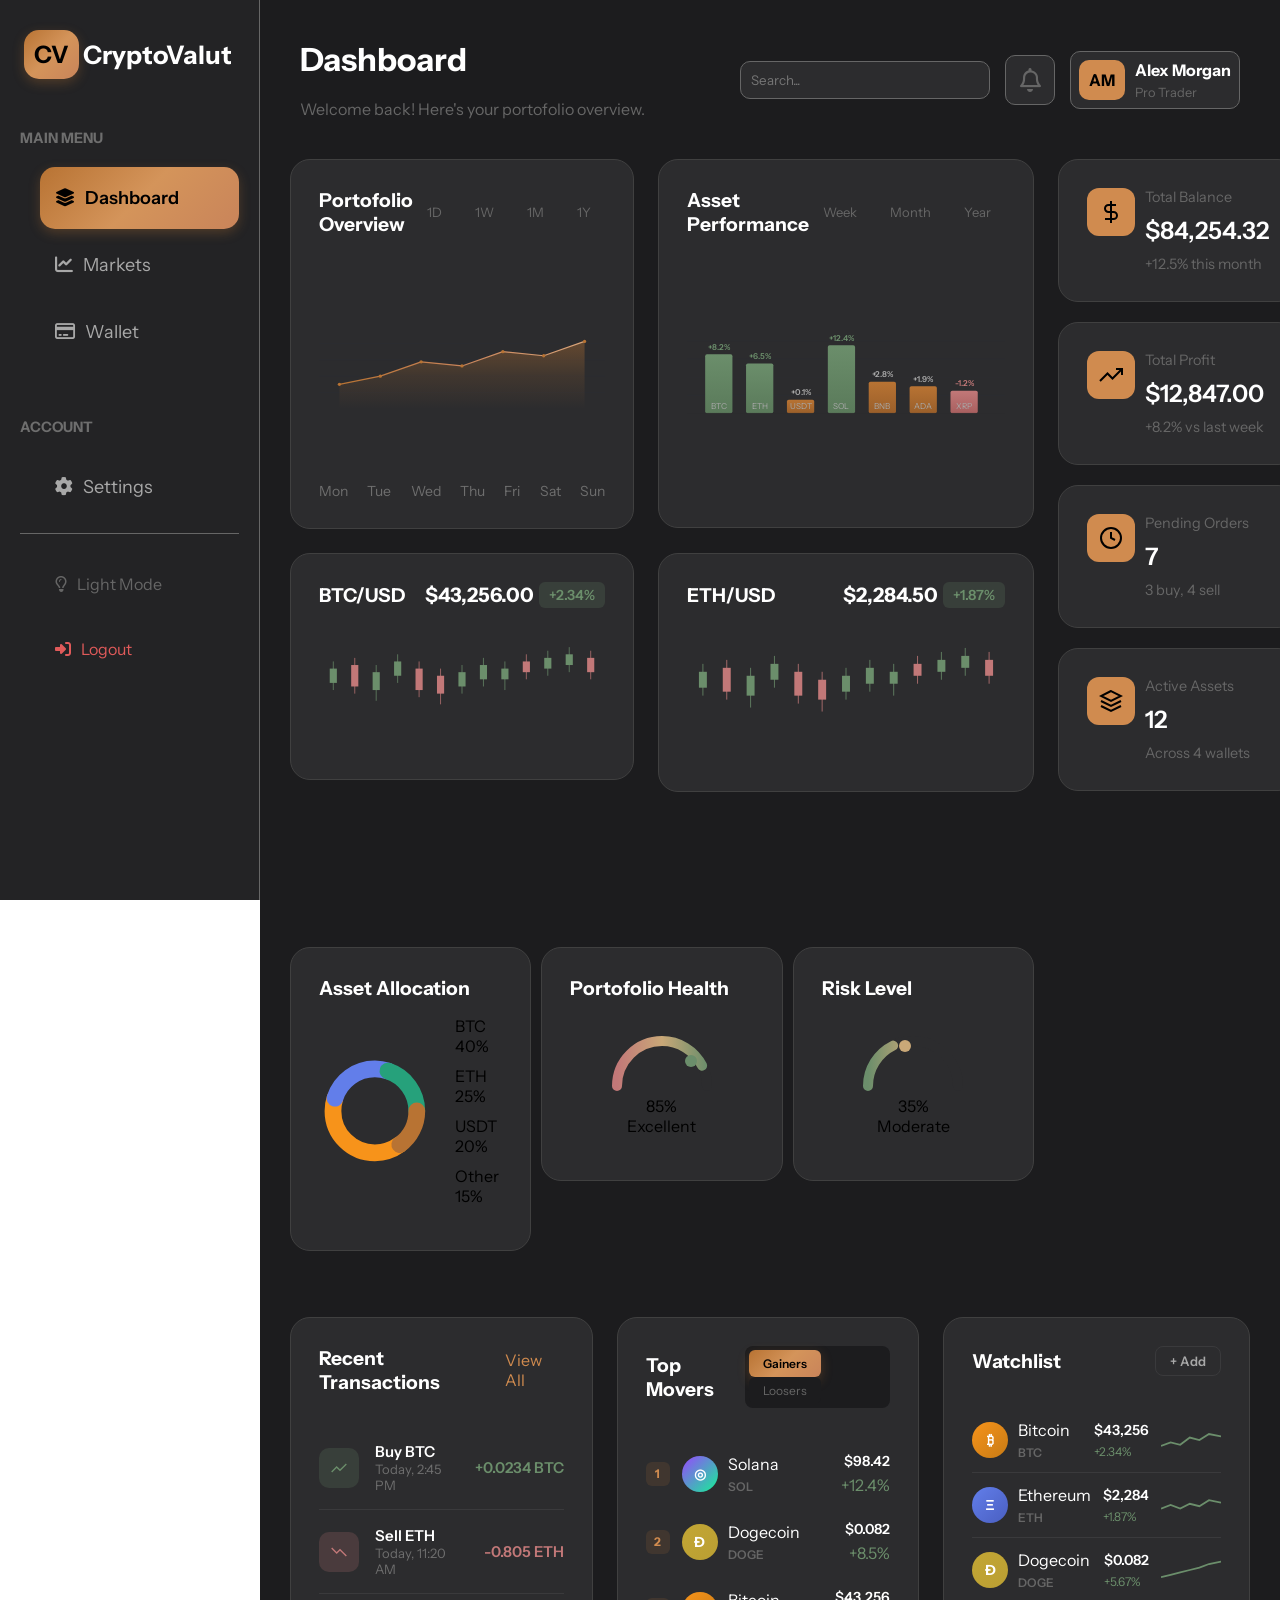
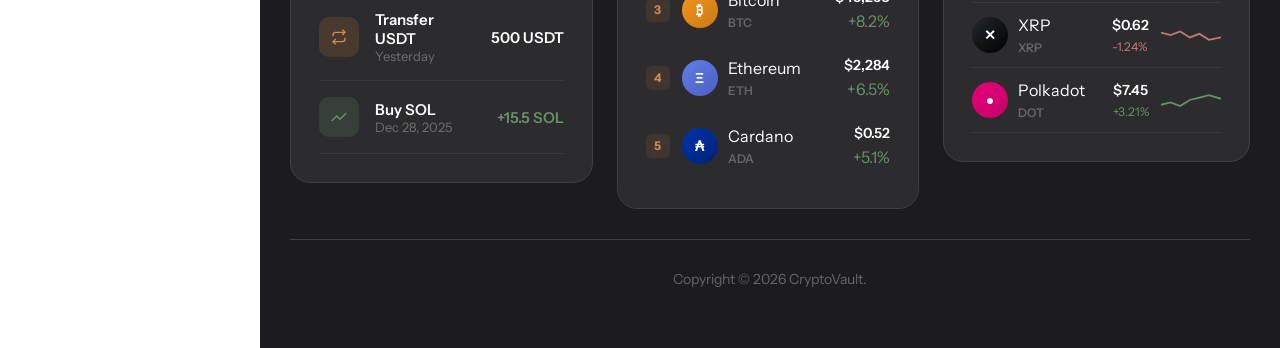
<file: index.html>
<!DOCTYPE html>
<html lang="en">
<head>
    <meta charset="UTF-8">
    <meta name="viewport" content="width=device-width, initial-scale=1.0">
    <title>Forum - Home</title>

    <link rel="preconnect" href="https://fonts.googleapis.com">
    <link rel="preconnect" href="https://fonts.gstatic.com" crossorigin>
    <link rel="stylesheet" href="https://cdnjs.cloudflare.com/ajax/libs/font-awesome/6.5.0/css/all.min.css">
    <link href="https://fonts.googleapis.com/css2?family=Instrument+Sans:wght@400;500;600;700&display=swap" rel="stylesheet">
    <link rel="stylesheet" href="styles.css">
    <link rel="stylesheet" href="chartstyle.css">
</head>
<body>
    <button class="mobile-menu-toggle" id="mobileMenuToggle" aria-label="Toggle menu">
        <div class="hamburger">
            <span></span>
            <span></span>
            <span></span>
        </div>
        <div class="close">✖</div>
    </button>
    <aside class="sidebar">
        <div class="aside-head">
            <h2 class="CV-logo">CV</h1>
            <h1>CryptoValut</h1>
        </div>
        <div class="main-menu">
            <h2>MAIN MENU</h2>
            <nav>
                <ul>
                    <li><a href="/index.html" class="active"><i class="fa-solid fa-layer-group"></i>Dashboard</a></li>
                    <li><a href="/market.html"><i class="fa-solid fa-chart-line"></i>Markets</a></li>
                    <li><a href="/wallet.html"><i class="fa-regular fa-credit-card"></i>Wallet</a></li>
                </ul>
            </nav>
        </div>
        <div class="main-menu">
            <h2>ACCOUNT</h2>
            <nav>
                <ul>
                    <li><a href="/Settings/profile.html"><i class="fa-solid fa-gear"></i>Settings</a></li>
                </ul>
            </nav>
        </div>
        <div class="aside-footer">
            <a href="" class="light-mode"><i class="fa-regular fa-lightbulb"></i>Light Mode</a>
            <a href="crypto-login.html" class="logout"><i class="fa-solid fa-right-to-bracket"></i>Logout</a>
        </div>
    </aside>

  <main class="content">
    <div class="content-header">
        <div class="content-navigation">
            <h1>Dashboard</h1>
            <p>Welcome back! Here's your portofolio overview.</p>
        </div>
        <div class="content-searchbar">
            <input type="text" placeholder="Search...">
            <i class="fa-regular fa-bell"></i>
            <div class="content-profile">
                <h1>AM</h1>
                <div>
                    <h2>Alex Morgan</h2>
                    <p>Pro Trader</p>
                </div>
            </div>
        </div>
    </div>
    
    <div class="container">
        <div class="card zona1">
            <div class="card-header">
                <h2>Portofolio Overview</h2>
                <div class="card-months">
                    <p class="active">1D</p>
                    <p>1W</p>
                    <p>1M</p>
                    <p>1Y</p>
                </div>
            </div>
            <div class="chart-container">
  <svg class="line-chart" viewBox="0 0 700 200" preserveAspectRatio="xMidYMid meet">

    <defs>
      <linearGradient id="lineGradient" x1="0%" y1="0%" x2="100%" y2="0%">
        <stop offset="0%" stop-color="var(--chart-line)" />
        <stop offset="50%" stop-color="var(--chart-line-light)" />
        <stop offset="100%" stop-color="var(--chart-line-soft)" />
      </linearGradient>

      <linearGradient id="areaGradient" x1="0%" y1="0%" x2="0%" y2="100%">
        <stop offset="0%" stop-color="var(--chart-line)" stop-opacity="0.4"/>
        <stop offset="50%" stop-color="var(--chart-line)" stop-opacity="0.15"/>
        <stop offset="100%" stop-color="var(--chart-line)" stop-opacity="0"/>
      </linearGradient>
    </defs>

    <!-- Grid -->
    <line x1="0" y1="40" x2="700" y2="40" stroke="var(--chart-grid)" />
    <line x1="0" y1="80" x2="700" y2="80" stroke="var(--chart-grid)" />
    <line x1="0" y1="120" x2="700" y2="120" stroke="var(--chart-grid)" />
    <line x1="0" y1="160" x2="700" y2="160" stroke="var(--chart-grid)" />

    <!-- Area -->
    <polygon
      points="50,140 150,120 250,85 350,95 450,60 550,70 650,35 650,200 50,200"
      fill="url(#areaGradient)"
    />

    <!-- Line -->
    <polyline
      points="50,140 150,120 250,85 350,95 450,60 550,70 650,35"
      fill="none"
      stroke="url(#lineGradient)"
      stroke-width="3"
      stroke-linecap="round"
      stroke-linejoin="round"
    />

    <!-- Dots -->
    <g fill="var(--chart-dot)">
      <circle cx="50" cy="140" r="4"/>
      <circle cx="150" cy="120" r="4"/>
      <circle cx="250" cy="85" r="4"/>
      <circle cx="350" cy="95" r="4"/>
      <circle cx="450" cy="60" r="4"/>
      <circle cx="550" cy="70" r="4"/>
      <circle cx="650" cy="35" r="4"/>
    </g>

  </svg>

  <div class="chart-labels">
    <span>Mon</span>
    <span>Tue</span>
    <span>Wed</span>
    <span>Thu</span>
    <span>Fri</span>
    <span>Sat</span>
    <span>Sun</span>
  </div>
</div>
        </div>
        <div class="card zona2">
            <div class="card-header">
                <h2>Asset Performance</h2>
                <div class="card-months">
                    <p class="active">Week</p>
                    <p>Month</p>
                    <p>Year</p>
                </div>
            </div>
            <div class="chart-container">
                                <svg class="bar-chart" viewBox="0 0 700 200" preserveAspectRatio="xMidYMid meet">
                                    <defs>
                                        <linearGradient id="barGradient1" x1="0%" y1="0%" x2="0%" y2="100%">
                                            <stop offset="0%" style="stop-color:#6b8e6b"></stop>
                                            <stop offset="100%" style="stop-color:#5a7a5a"></stop>
                                        </linearGradient>
                                        <linearGradient id="barGradient2" x1="0%" y1="0%" x2="0%" y2="100%">
                                            <stop offset="0%" style="stop-color:#b87333"></stop>
                                            <stop offset="100%" style="stop-color:#9a5f2a"></stop>
                                        </linearGradient>
                                        <linearGradient id="barGradient3" x1="0%" y1="0%" x2="0%" y2="100%">
                                            <stop offset="0%" style="stop-color:#c27878"></stop>
                                            <stop offset="100%" style="stop-color:#a85f5f"></stop>
                                        </linearGradient>
                                    </defs>
                                    <!-- Grid Lines -->
                                    <line x1="0" y1="40" x2="700" y2="40" stroke="var(--chart-grid)" stroke-width="1"></line>
                                    <line x1="0" y1="80" x2="700" y2="80" stroke="var(--chart-grid)" stroke-width="1"></line>
                                    <line x1="0" y1="120" x2="700" y2="120" stroke="var(--chart-grid)" stroke-width="1"></line>
                                    <line x1="0" y1="160" x2="700" y2="160" stroke="var(--chart-grid)" stroke-width="1"></line>
                                    
                                    <!-- Bars - BTC -->
                                    <rect x="40" y="70" width="60" height="130" rx="4" fill="url(#barGradient1)"></rect>
                                    <text x="70" y="190" text-anchor="middle" fill="var(--text-secondary)" font-size="12">BTC</text>
                                    <text x="70" y="60" text-anchor="middle" fill="var(--gain)" font-size="13" font-weight="600">+8.2%</text>
                                    
                                    <!-- Bars - ETH -->
                                    <rect x="130" y="90" width="60" height="110" rx="4" fill="url(#barGradient1)"></rect>
                                    <text x="160" y="190" text-anchor="middle" fill="var(--text-secondary)" font-size="12">ETH</text>
                                    <text x="160" y="80" text-anchor="middle" fill="var(--gain)" font-size="13" font-weight="600">+6.5%</text>
                                    
                                    <!-- Bars - USDT -->
                                    <rect x="220" y="170" width="60" height="30" rx="4" fill="url(#barGradient2)"></rect>
                                    <text x="250" y="190" text-anchor="middle" fill="var(--text-secondary)" font-size="12">USDT</text>
                                    <text x="250" y="160" text-anchor="middle" fill="var(--text-secondary)" font-size="13" font-weight="600">+0.1%</text>
                                    
                                    <!-- Bars - SOL -->
                                    <rect x="310" y="50" width="60" height="150" rx="4" fill="url(#barGradient1)"></rect>
                                    <text x="340" y="190" text-anchor="middle" fill="var(--text-secondary)" font-size="12">SOL</text>
                                    <text x="340" y="40" text-anchor="middle" fill="var(--gain)" font-size="13" font-weight="600">+12.4%</text>
                                    
                                    <!-- Bars - BNB -->
                                    <rect x="400" y="130" width="60" height="70" rx="4" fill="url(#barGradient2)"></rect>
                                    <text x="430" y="190" text-anchor="middle" fill="var(--text-secondary)" font-size="12">BNB</text>
                                    <text x="430" y="120" text-anchor="middle" fill="var(--text-secondary)" font-size="13" font-weight="600">+2.8%</text>
                                    
                                    <!-- Bars - ADA -->
                                    <rect x="490" y="140" width="60" height="60" rx="4" fill="url(#barGradient2)"></rect>
                                    <text x="520" y="190" text-anchor="middle" fill="var(--text-secondary)" font-size="12">ADA</text>
                                    <text x="520" y="130" text-anchor="middle" fill="var(--text-secondary)" font-size="13" font-weight="600">+1.9%</text>
                                    
                                    <!-- Bars - XRP -->
                                    <rect x="580" y="150" width="60" height="50" rx="4" fill="url(#barGradient3)"></rect>
                                    <text x="610" y="190" text-anchor="middle" fill="var(--text-secondary)" font-size="12">XRP</text>
                                    <text x="610" y="140" text-anchor="middle" fill="var(--loss)" font-size="13" font-weight="600">-1.2%</text>
                                    
                                    <!-- Baseline -->
                                    <line x1="0" y1="200" x2="700" y2="200" stroke="var(--border)" stroke-width="2"></line>
                                </svg>
                            </div>
        </div>
        <div class="card zona3">
            <div class="card-header">
                <h2>BTC/USD</h2>
                <div class="pair">
                    <span class="pair-price">$43,256.00</span>
                    <span class="pair-change">+2.34%</span>
                </div>
            </div>
            <div class="candlestick-chart">
                                <svg viewBox="0 0 400 150" preserveAspectRatio="none">
                                    <line x1="20" y1="30" x2="20" y2="70" stroke="#6b8e6b" stroke-width="1"></line>
                                    <rect x="15" y="40" width="10" height="20" fill="#6b8e6b"></rect>
                                    <line x1="50" y1="25" x2="50" y2="75" stroke="#c27878" stroke-width="1"></line>
                                    <rect x="45" y="35" width="10" height="30" fill="#c27878"></rect>
                                    <line x1="80" y1="35" x2="80" y2="85" stroke="#6b8e6b" stroke-width="1"></line>
                                    <rect x="75" y="45" width="10" height="25" fill="#6b8e6b"></rect>
                                    <line x1="110" y1="20" x2="110" y2="60" stroke="#6b8e6b" stroke-width="1"></line>
                                    <rect x="105" y="30" width="10" height="20" fill="#6b8e6b"></rect>
                                    <line x1="140" y1="30" x2="140" y2="80" stroke="#c27878" stroke-width="1"></line>
                                    <rect x="135" y="40" width="10" height="30" fill="#c27878"></rect>
                                    <line x1="170" y1="40" x2="170" y2="90" stroke="#c27878" stroke-width="1"></line>
                                    <rect x="165" y="50" width="10" height="25" fill="#c27878"></rect>
                                    <line x1="200" y1="35" x2="200" y2="75" stroke="#6b8e6b" stroke-width="1"></line>
                                    <rect x="195" y="45" width="10" height="20" fill="#6b8e6b"></rect>
                                    <line x1="230" y1="25" x2="230" y2="65" stroke="#6b8e6b" stroke-width="1"></line>
                                    <rect x="225" y="35" width="10" height="20" fill="#6b8e6b"></rect>
                                    <line x1="260" y1="30" x2="260" y2="70" stroke="#6b8e6b" stroke-width="1"></line>
                                    <rect x="255" y="40" width="10" height="15" fill="#6b8e6b"></rect>
                                    <line x1="290" y1="20" x2="290" y2="55" stroke="#c27878" stroke-width="1"></line>
                                    <rect x="285" y="30" width="10" height="15" fill="#c27878"></rect>
                                    <line x1="320" y1="15" x2="320" y2="50" stroke="#6b8e6b" stroke-width="1"></line>
                                    <rect x="315" y="25" width="10" height="15" fill="#6b8e6b"></rect>
                                    <line x1="350" y1="10" x2="350" y2="45" stroke="#6b8e6b" stroke-width="1"></line>
                                    <rect x="345" y="20" width="10" height="15" fill="#6b8e6b"></rect>
                                    <line x1="380" y1="15" x2="380" y2="55" stroke="#c27878" stroke-width="1"></line>
                                    <rect x="375" y="25" width="10" height="20" fill="#c27878"></rect>
                                </svg>
                            </div>
        </div>
        <div class="card zona4">
            <div class="card-header">
                <h2>ETH/USD</h2>
                <div class="pair">
                    <span class="pair-price">$2,284.50</span>
                    <span class="pair-change">+1.87%</span>
                </div>
            </div>
            <div class="candlestick-chart">
                                <svg viewBox="0 0 400 150" preserveAspectRatio="none">
                                    <line x1="20" y1="30" x2="20" y2="70" stroke="#6b8e6b" stroke-width="1"></line>
                                    <rect x="15" y="40" width="10" height="20" fill="#6b8e6b"></rect>
                                    <line x1="50" y1="25" x2="50" y2="75" stroke="#c27878" stroke-width="1"></line>
                                    <rect x="45" y="35" width="10" height="30" fill="#c27878"></rect>
                                    <line x1="80" y1="35" x2="80" y2="85" stroke="#6b8e6b" stroke-width="1"></line>
                                    <rect x="75" y="45" width="10" height="25" fill="#6b8e6b"></rect>
                                    <line x1="110" y1="20" x2="110" y2="60" stroke="#6b8e6b" stroke-width="1"></line>
                                    <rect x="105" y="30" width="10" height="20" fill="#6b8e6b"></rect>
                                    <line x1="140" y1="30" x2="140" y2="80" stroke="#c27878" stroke-width="1"></line>
                                    <rect x="135" y="40" width="10" height="30" fill="#c27878"></rect>
                                    <line x1="170" y1="40" x2="170" y2="90" stroke="#c27878" stroke-width="1"></line>
                                    <rect x="165" y="50" width="10" height="25" fill="#c27878"></rect>
                                    <line x1="200" y1="35" x2="200" y2="75" stroke="#6b8e6b" stroke-width="1"></line>
                                    <rect x="195" y="45" width="10" height="20" fill="#6b8e6b"></rect>
                                    <line x1="230" y1="25" x2="230" y2="65" stroke="#6b8e6b" stroke-width="1"></line>
                                    <rect x="225" y="35" width="10" height="20" fill="#6b8e6b"></rect>
                                    <line x1="260" y1="30" x2="260" y2="70" stroke="#6b8e6b" stroke-width="1"></line>
                                    <rect x="255" y="40" width="10" height="15" fill="#6b8e6b"></rect>
                                    <line x1="290" y1="20" x2="290" y2="55" stroke="#c27878" stroke-width="1"></line>
                                    <rect x="285" y="30" width="10" height="15" fill="#c27878"></rect>
                                    <line x1="320" y1="15" x2="320" y2="50" stroke="#6b8e6b" stroke-width="1"></line>
                                    <rect x="315" y="25" width="10" height="15" fill="#6b8e6b"></rect>
                                    <line x1="350" y1="10" x2="350" y2="45" stroke="#6b8e6b" stroke-width="1"></line>
                                    <rect x="345" y="20" width="10" height="15" fill="#6b8e6b"></rect>
                                    <line x1="380" y1="15" x2="380" y2="55" stroke="#c27878" stroke-width="1"></line>
                                    <rect x="375" y="25" width="10" height="20" fill="#c27878"></rect>
                                </svg>
                            </div>
        </div>
        <div class="area1">
            <div class="card data1">
                <h2>Asset Allocation</h2>
                <div class="donut-chart-container">
                                <svg class="donut-chart" viewBox="0 0 120 120">
                                    <circle cx="60" cy="60" r="45" fill="none" stroke="#f7931a" stroke-width="18" stroke-dasharray="113 170" stroke-dashoffset="-42" stroke-linecap="round"></circle>
                                    <circle cx="60" cy="60" r="45" fill="none" stroke="#627eea" stroke-width="18" stroke-dasharray="71 212" stroke-dashoffset="-155" stroke-linecap="round"></circle>
                                    <circle cx="60" cy="60" r="45" fill="none" stroke="#26a17b" stroke-width="18" stroke-dasharray="57 226" stroke-dashoffset="-226" stroke-linecap="round"></circle>
                                    <circle cx="60" cy="60" r="45" fill="none" stroke="#b87333" stroke-width="18" stroke-dasharray="42 241" stroke-dashoffset="-283" stroke-linecap="round"></circle>
                                </svg>
                                <div class="donut-legend">
                                    <div class="legend-item"><span class="legend-dot btc"></span>BTC 40%</div>
                                    <div class="legend-item"><span class="legend-dot eth"></span>ETH 25%</div>
                                    <div class="legend-item"><span class="legend-dot usdt"></span>USDT 20%</div>
                                    <div class="legend-item"><span class="legend-dot other"></span>Other 15%</div>
                                </div>
                            </div>
            </div>
            <div class="card data2">
                <h2>Portofolio Health</h2>
                <div class="gauge-container">
                                <svg class="gauge" viewBox="0 0 120 80">
                                    <defs>
                                        <linearGradient id="gaugeGradient1" x1="0%" y1="0%" x2="100%" y2="0%">
                                            <stop offset="0%" style="stop-color:#c27878"></stop>
                                            <stop offset="50%" style="stop-color:#c9a878"></stop>
                                            <stop offset="100%" style="stop-color:#6b8e6b"></stop>
                                        </linearGradient>
                                    </defs>
                                    <path d="M15,70 A45,45 0 0,1 105,70" fill="none" stroke="var(--border)" stroke-width="10" stroke-linecap="round"></path>
                                    <path d="M15,70 A45,45 0 0,1 105,70" fill="none" stroke="url(#gaugeGradient1)" stroke-width="10" stroke-linecap="round" stroke-dasharray="120 141"></path>
                                    <circle cx="89" cy="45" r="6" fill="#6b8e6b"></circle>
                                </svg>
                                <div class="gauge-value">85%</div>
                                <div class="gauge-label">Excellent</div>
                            </div>
            </div>
            <div class="card data3">
                <h2>Risk Level</h2>
                <div class="gauge-container">
                                <svg class="gauge" viewBox="0 0 120 80">
                                    <defs>
                                        <linearGradient id="gaugeGradient2" x1="0%" y1="0%" x2="100%" y2="0%">
                                            <stop offset="0%" style="stop-color:#6b8e6b"></stop>
                                            <stop offset="50%" style="stop-color:#c9a878"></stop>
                                            <stop offset="100%" style="stop-color:#c27878"></stop>
                                        </linearGradient>
                                    </defs>
                                    <path d="M15,70 A45,45 0 0,1 105,70" fill="none" stroke="var(--border)" stroke-width="10" stroke-linecap="round"></path>
                                    <path d="M15,70 A45,45 0 0,1 105,70" fill="none" stroke="url(#gaugeGradient2)" stroke-width="10" stroke-linecap="round" stroke-dasharray="50 141"></path>
                                    <circle cx="52" cy="30" r="6" fill="#c9a878"></circle>
                                </svg>
                                <div class="gauge-value">35%</div>
                                <div class="gauge-label">Moderate</div>
                            </div>
            </div>
        </div>
        <div class="stats">
            <div class="stat-card card primary active">
                <div class="stat-icon">
                    <svg width="24" height="24" viewBox="0 0 24 24" fill="none" stroke="currentColor" stroke-width="2">
                        <line x1="12" y1="1" x2="12" y2="23"></line>
                        <path d="M17 5H9.5a3.5 3.5 0 000 7h5a3.5 3.5 0 010 7H6"></path>
                    </svg>
                </div>
                <div class="stat-content">
                    <div class="stat-label">Total Balance</div>
                    <div class="stat-value">$84,254.32</div>
                    <div class="stat-change positive">+12.5% this month</div>
                </div>
            </div>
            <div class="stat-card card primary">
                <div class="stat-icon">
                            <svg width="24" height="24" viewBox="0 0 24 24" fill="none" stroke="currentColor" stroke-width="2">
                                <polyline points="23 6 13.5 15.5 8.5 10.5 1 18"></polyline>
                                <polyline points="17 6 23 6 23 12"></polyline>
                            </svg>
                        </div>
                <div class="stat-content">
                    <div class="stat-label">Total Profit</div>
                    <div class="stat-value">$12,847.00</div>
                    <div class="stat-change positive">+8.2% vs last week</div>
                </div>
            </div>
            <div class="stat-card card primary">
                <div class="stat-icon">
                            <svg width="24" height="24" viewBox="0 0 24 24" fill="none" stroke="currentColor" stroke-width="2">
                                <circle cx="12" cy="12" r="10"></circle>
                                <polyline points="12 6 12 12 16 14"></polyline>
                            </svg>
                        </div>
                <div class="stat-content">
                    <div class="stat-label">Pending Orders</div>
                    <div class="stat-value">7</div>
                    <div class="stat-change positive">3 buy, 4 sell</div>
                </div>
            </div>
            <div class="stat-card card primary">
                <div class="stat-icon">
                            <svg width="24" height="24" viewBox="0 0 24 24" fill="none" stroke="currentColor" stroke-width="2">
                                <path d="M12 2L2 7l10 5 10-5-10-5z"></path>
                                <path d="M2 17l10 5 10-5"></path>
                                <path d="M2 12l10 5 10-5"></path>
                            </svg>
                        </div>
                <div class="stat-content">
                    <div class="stat-label">Active Assets</div>
                    <div class="stat-value">12</div>
                    <div class="stat-change positive">Across 4 wallets</div>
                </div>
            </div>
        </div>
    </div>
    <div class="transactions-row">
        <div class="card transaction-row">
            <div class="card-header">
                <h2>Recent Transactions</h2>
                <a href="">View All</a>
            </div>
            <div class="transactions-list">
                        <div class="transaction-item">
                            <div class="transaction-icon buy">
                                <svg width="16" height="16" viewBox="0 0 24 24" fill="none" stroke="currentColor" stroke-width="2">
                                    <polyline points="23 6 13.5 15.5 8.5 10.5 1 18"></polyline>
                                </svg>
                            </div>
                            <div class="transaction-details">
                                <span class="transaction-title">Buy BTC</span>
                                <span class="transaction-date">Today, 2:45 PM</span>
                            </div>
                            <div class="transaction-amount positive">+0.0234 BTC</div>
                        </div>
                        <div class="transaction-item">
                            <div class="transaction-icon sell">
                                <svg width="16" height="16" viewBox="0 0 24 24" fill="none" stroke="currentColor" stroke-width="2">
                                    <polyline points="23 18 13.5 8.5 8.5 13.5 1 6"></polyline>
                                </svg>
                            </div>
                            <div class="transaction-details">
                                <span class="transaction-title">Sell ETH</span>
                                <span class="transaction-date">Today, 11:20 AM</span>
                            </div>
                            <div class="transaction-amount negative">-0.805 ETH</div>
                        </div>
                        <div class="transaction-item">
                            <div class="transaction-icon transfer">
                                <svg width="16" height="16" viewBox="0 0 24 24" fill="none" stroke="currentColor" stroke-width="2">
                                    <polyline points="17 1 21 5 17 9"></polyline>
                                    <path d="M3 11V9a4 4 0 014-4h14"></path>
                                    <polyline points="7 23 3 19 7 15"></polyline>
                                    <path d="M21 13v2a4 4 0 01-4 4H3"></path>
                                </svg>
                            </div>
                            <div class="transaction-details">
                                <span class="transaction-title">Transfer USDT</span>
                                <span class="transaction-date">Yesterday</span>
                            </div>
                            <div class="transaction-amount">500 USDT</div>
                        </div>
                        <div class="transaction-item">
                            <div class="transaction-icon buy">
                                <svg width="16" height="16" viewBox="0 0 24 24" fill="none" stroke="currentColor" stroke-width="2">
                                    <polyline points="23 6 13.5 15.5 8.5 10.5 1 18"></polyline>
                                </svg>
                            </div>
                            <div class="transaction-details">
                                <span class="transaction-title">Buy SOL</span>
                                <span class="transaction-date">Dec 28, 2025</span>
                            </div>
                            <div class="transaction-amount positive">+15.5 SOL</div>
                        </div>
                    </div>
        </div>
        <div class="card">
            <div class="card-header">
                <h2>Top Movers</h2>
                <div class="movers-tab">
                    <button class="movers-button active">Gainers</button>
                    <button class="movers-button">Loosers</button>
                </div>
            </div>
            <div class="movers-list">
                        <div class="mover-item">
                            <div class="mover-rank">1</div>
                            <div class="mover-coin">
                                <div class="coin-icon sol">◎</div>
                                <div class="coin-info">
                                    <span class="coin-name">Solana</span>
                                    <span class="coin-symbol">SOL</span>
                                </div>
                            </div>
                            <div class="mover-data">
                                <span class="mover-price">$98.42</span>
                                <span class="mover-change positive">+12.4%</span>
                            </div>
                        </div>
                        <div class="mover-item">
                            <div class="mover-rank">2</div>
                            <div class="mover-coin">
                                <div class="coin-icon doge">Ð</div>
                                <div class="coin-info">
                                    <span class="coin-name">Dogecoin</span>
                                    <span class="coin-symbol">DOGE</span>
                                </div>
                            </div>
                            <div class="mover-data">
                                <span class="mover-price">$0.082</span>
                                <span class="mover-change positive">+8.5%</span>
                            </div>
                        </div>
                        <div class="mover-item">
                            <div class="mover-rank">3</div>
                            <div class="mover-coin">
                                <div class="coin-icon btc">₿</div>
                                <div class="coin-info">
                                    <span class="coin-name">Bitcoin</span>
                                    <span class="coin-symbol">BTC</span>
                                </div>
                            </div>
                            <div class="mover-data">
                                <span class="mover-price">$43,256</span>
                                <span class="mover-change positive">+8.2%</span>
                            </div>
                        </div>
                        <div class="mover-item">
                            <div class="mover-rank">4</div>
                            <div class="mover-coin">
                                <div class="coin-icon eth">Ξ</div>
                                <div class="coin-info">
                                    <span class="coin-name">Ethereum</span>
                                    <span class="coin-symbol">ETH</span>
                                </div>
                            </div>
                            <div class="mover-data">
                                <span class="mover-price">$2,284</span>
                                <span class="mover-change positive">+6.5%</span>
                            </div>
                        </div>
                        <div class="mover-item">
                            <div class="mover-rank">5</div>
                            <div class="mover-coin">
                                <div class="coin-icon ada">₳</div>
                                <div class="coin-info">
                                    <span class="coin-name">Cardano</span>
                                    <span class="coin-symbol">ADA</span>
                                </div>
                            </div>
                            <div class="mover-data">
                                <span class="mover-price">$0.52</span>
                                <span class="mover-change positive">+5.1%</span>
                            </div>
                        </div>
                    </div>
        </div>
        <div class="card">
            <div class="card-header">
                <h2>Watchlist</h2>
                <button class="add-btn">+ Add</button>
            </div>
            <div class="watchlist-item">
                <div class="watchlist-coin">
                    <div class="coin-icon btc">₿</div>
                    <div class="coin-info">
                        <span class="coin-name">Bitcoin</span>
                        <span class="coin-symbol">BTC</span>
                    </div>
                </div>
                <div class="watchlist-data">
                    <span class="coin-price">$43,256</span>
                    <span class="coin-change positive">+2.34%</span>
                </div>
                <svg class="sparkline" viewBox="0 0 50 20">
                    <polyline points="0,15 8,12 16,14 24,8 32,10 40,5 50,7" fill="none" stroke="#6b8e6b" stroke-width="1.5"></polyline>
                </svg>
            </div>
            <div class="watchlist-item">
                <div class="watchlist-coin">
                    <div class="coin-icon eth">Ξ</div>
                    <div class="coin-info">
                        <span class="coin-name">Ethereum</span>
                        <span class="coin-symbol">ETH</span>
                    </div>
                </div>
                <div class="watchlist-data">
                    <span class="coin-price">$2,284</span>
                    <span class="coin-change positive">+1.87%</span>
                </div>
                <svg class="sparkline" viewBox="0 0 50 20">
                    <polyline points="0,13 8,10 16,13 24,9 32,11 40,6 50,8" fill="none" stroke="#6b8e6b" stroke-width="1.5"></polyline>
                </svg>
            </div>
            <div class="watchlist-item">
                <div class="watchlist-coin">
                    <div class="coin-icon doge">Ð</div>
                    <div class="coin-info">
                        <span class="coin-name">Dogecoin</span>
                        <span class="coin-symbol">DOGE</span>
                    </div>
                </div>
                <div class="watchlist-data">
                    <span class="coin-price">$0.082</span>
                    <span class="coin-change positive">+5.67%</span>
                </div>
                <svg class="sparkline" viewBox="0 0 50 20">
                    <polyline points="0,16 8,14 16,12 24,10 32,8 40,5 50,3" fill="none" stroke="#6b8e6b" stroke-width="1.5"></polyline>
                </svg>
            </div>
            <div class="watchlist-item">
                <div class="watchlist-coin">
                    <div class="coin-icon xrp">✕</div>
                    <div class="coin-info">
                        <span class="coin-name">XRP</span>
                        <span class="coin-symbol">XRP</span>
                    </div>
                </div>
                <div class="watchlist-data">
                    <span class="coin-price">$0.62</span>
                    <span class="coin-change negative">-1.24%</span>
                </div>
                <svg class="sparkline" viewBox="0 0 50 20">
                    <polyline points="0,8 8,10 16,7 24,12 32,9 40,14 50,12" fill="none" stroke="#c27878" stroke-width="1.5"></polyline>
                </svg>
            </div>
            <div class="watchlist-item">
                <div class="watchlist-coin">
                    <div class="coin-icon dot">●</div>
                    <div class="coin-info">
                        <span class="coin-name">Polkadot</span>
                        <span class="coin-symbol">DOT</span>
                    </div>
                </div>
                <div class="watchlist-data">
                    <span class="coin-price">$7.45</span>
                    <span class="coin-change positive">+3.21%</span>
                </div>
                <svg class="sparkline" viewBox="0 0 50 20">
                    <polyline points="0,14 8,12 16,15 24,10 32,8 40,6 50,9" fill="none" stroke="#6b8e6b" stroke-width="1.5"></polyline>
                </svg>
            </div>
        </div>
    </div>
    <footer>
    <div class="footer">Copyright &copy; 2026 CryptoVault.</div>
    </footer>
    
  </main>
  <script src="script.js"></script>
</body>
</html>
</file>
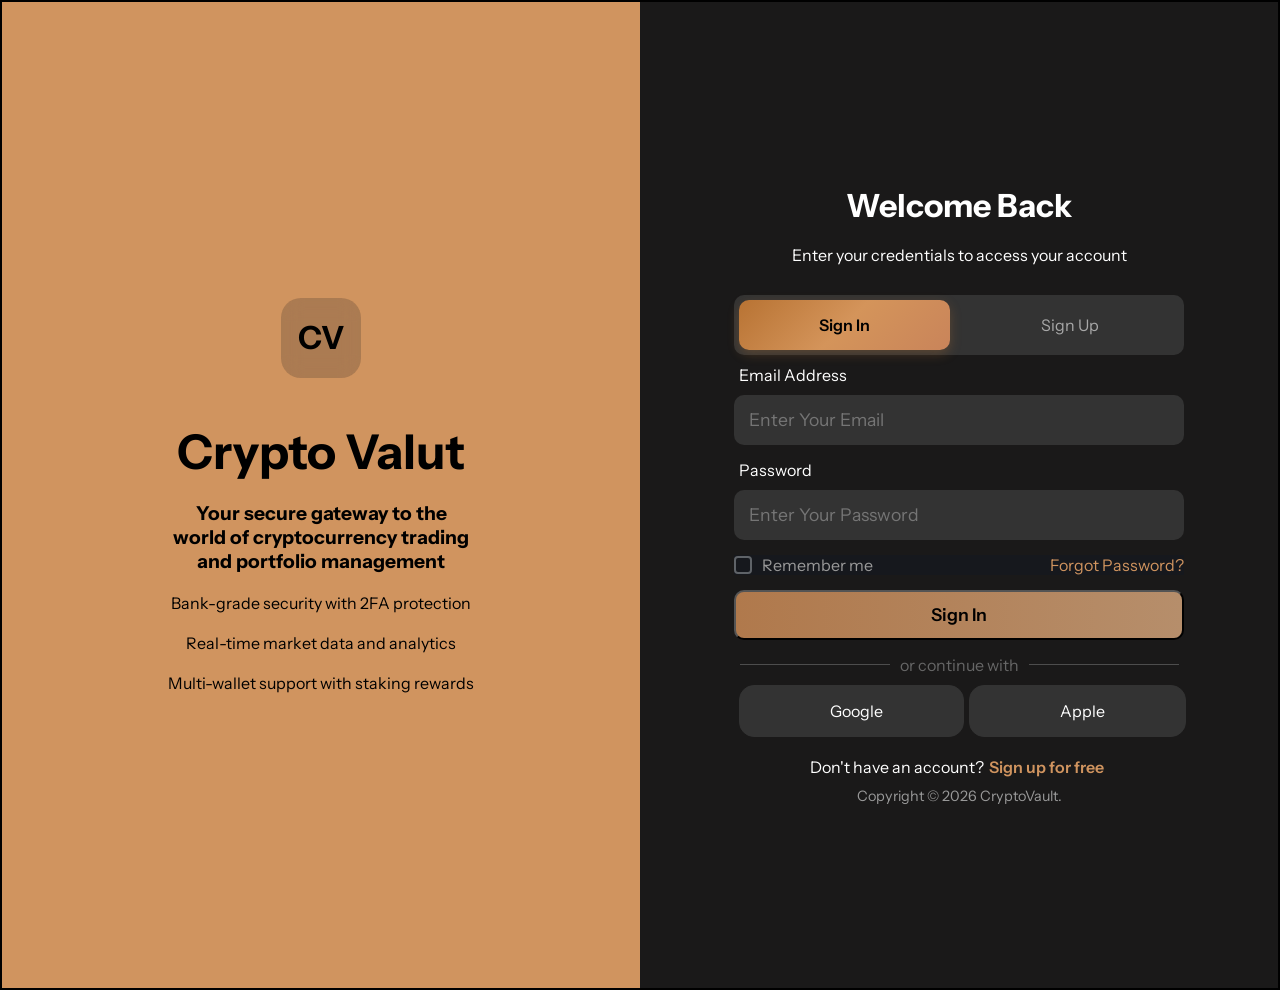
<file: crypto-login.html>
<!DOCTYPE html>
<html lang="en">
<head>
  <meta charset="UTF-8">
  <meta name="viewport" content="width=device-width, initial-scale=1.0">
  <title>CryptoValut - Login</title>

  <link rel="preconnect" href="https://fonts.googleapis.com">
  <link rel="preconnect" href="https://fonts.gstatic.com" crossorigin>
  <link href="https://fonts.googleapis.com/css2?family=Instrument+Sans:wght@400;500;600;700&display=swap" rel="stylesheet">
  <link rel="stylesheet" href="styles.css">
</head>
<body>
    <main>
        <div class="login-viewport">
            <div class="content-section">
                <h1 class="branding-logo">CV</h1>
                <h2>Crypto Valut</h2>
                <h6>Your secure gateway to the world of cryptocurrency trading and portfolio management</h6>
                    <p>Bank-grade security with 2FA protection</p>
                    <p>Real-time market data and analytics</p>
                    <p>Multi-wallet support with staking rewards</p>
            </div>

            <div class="form-section">
                <div class="form-header">
                    <h1>Welcome Back</h1>
                    <p>Enter your credentials to access your account</p>
                </div>
                <div class="register-section">
                    <div>
                        <a href="crypto-login.html" id="login" class="form-link active">Sign In</a>
                    </div>
                    <div>
                        <a href="crypto-register.html" id="logout" class="form-link">Sign Up</a>
                    </div>
                </div>
                
                <div class="form-grid-login">
                    <div class="email">
                        <label for="email">Email Address</label><br>
                        <input type="email" name="email" placeholder="Enter Your Email" required><br>
                    </div>
                    <div class="password">
                        <label for="password">Password</label><br>
                        <input type="password" name="password" placeholder="Enter Your Password" required>
                    </div>
                </div>

                <div class="remember-me">
                    <label class="remember-label">
                        <input type="checkbox" />
                        <span class="custom-checkbox"></span>
                        Remember me
                    </label>
                    <a href="">Forgot Password?</a>
                </div>

                <button>Sign In</button>

                <div class="dash-section">
                    <div class="dash"></div>
                    <span>or continue with</span>
                    <div class="dash"></div>
                </div>

                <div class="google-apple-section">
                    <a href=""><i class="fa-brands fa-google"></i>Google</a>
                    <a href=""><i class="fa-brands fa-apple"></i>Apple</a>
                </div>

                <div class="footer-section">
                    <p>Don't have an account?<a href="crypto-register.html">Sign up for free</a></p>
                    <p class="copyright">Copyright &copy; 2026 CryptoVault.</p>
                </div>

            </div>
        </div>
    </main>
    <script src="script.js"></script>
</body>
</html>
</file>
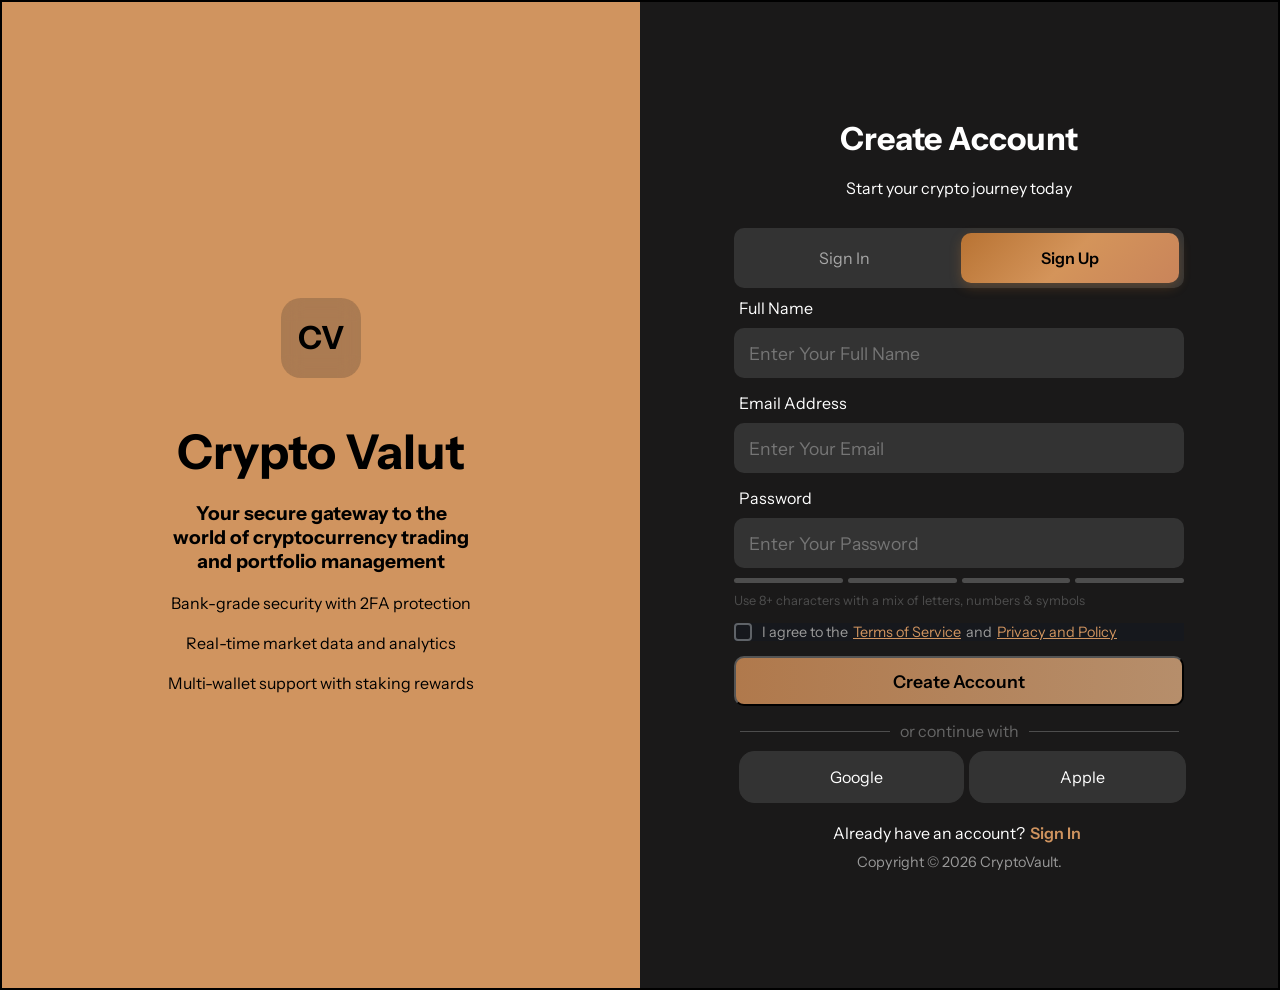
<file: crypto-register.html>
<!DOCTYPE html>
<html lang="en">
<head>
  <meta charset="UTF-8">
  <meta name="viewport" content="width=device-width, initial-scale=1.0">
  <title>CryptoValut - Sign-up</title>

  <link rel="preconnect" href="https://fonts.googleapis.com">
  <link rel="preconnect" href="https://fonts.gstatic.com" crossorigin>
  <link href="https://fonts.googleapis.com/css2?family=Instrument+Sans:wght@400;500;600;700&display=swap" rel="stylesheet">
  <link rel="stylesheet" href="styles.css">
</head>
<body>
    <main>
        <div class="login-viewport">
            <div class="content-section">
                <h1 class="branding-logo">CV</h1>
                <h2>Crypto Valut</h2>
                <h6>Your secure gateway to the world of cryptocurrency trading and portfolio management</h6>
                    <p>Bank-grade security with 2FA protection</p>
                    <p>Real-time market data and analytics</p>
                    <p>Multi-wallet support with staking rewards</p>
            </div>

            <div class="form-section">
                <div class="form-header">
                    <h1>Create Account</h1>
                    <p>Start your crypto journey today</p>
                </div>
                <div class="register-section">
                    <div>
                        <a href="crypto-login.html" id="login" class="form-link">Sign In</a>
                    </div>
                    <div>
                        <a href="crypto-register.html" id="logout" class="form-link active">Sign Up</a>
                    </div>
                </div>
                
                <div class="form-grid-login">
                    <div class="username">
                        <label for="username">Full Name</label><br>
                        <input type="text" name="username" placeholder="Enter Your Full Name" required><br>
                    </div>
                    <div class="email">
                        <label for="email">Email Address</label><br>
                        <input type="text" name="email" placeholder="Enter Your Email" required><br>
                    </div>
                    <div class="password">
                        <label for="password">Password</label><br>
                        <input type="password" name="password" placeholder="Enter Your Password" required>
                        <div class="password-strength">
                            <div class="password-strength-bar"></div>
                            <div class="password-strength-bar"></div>
                            <div class="password-strength-bar"></div>
                            <div class="password-strength-bar"></div>
                        </div>
                        <p>Use 8+ characters with a mix of letters, numbers & symbols</p>
                    </div>
                </div>

                <div class="terms-of-service">
                    <label class="remember-label">
                        <input type="checkbox" />
                        <span class="custom-checkbox"></span>
                        <span class="terms-content">I agree to the<a>Terms of Service</a>and<a>Privacy and Policy</a></span>
                    </label>
                </div>

                <button>Create Account</button>

                <div class="dash-section">
                    <div class="dash"></div>
                    <p>or continue with</p>
                    <div class="dash"></div>
                </div>

                <div class="google-apple-section">
                    <a href=""><i class="fa-brands fa-google"></i>Google</a>
                    <a href=""><i class="fa-brands fa-apple"></i>Apple</a>
                </div>

                <div class="footer-section">
                    <p>Already have an account?<a href="crypto-login.html">Sign In</a></p>
                    <p class="copyright">Copyright &copy; 2026 CryptoVault.</p>
                </div>

            </div>
        </div>
    </main>
    <script src="script.js"></script>
</body>
</html>
</file>
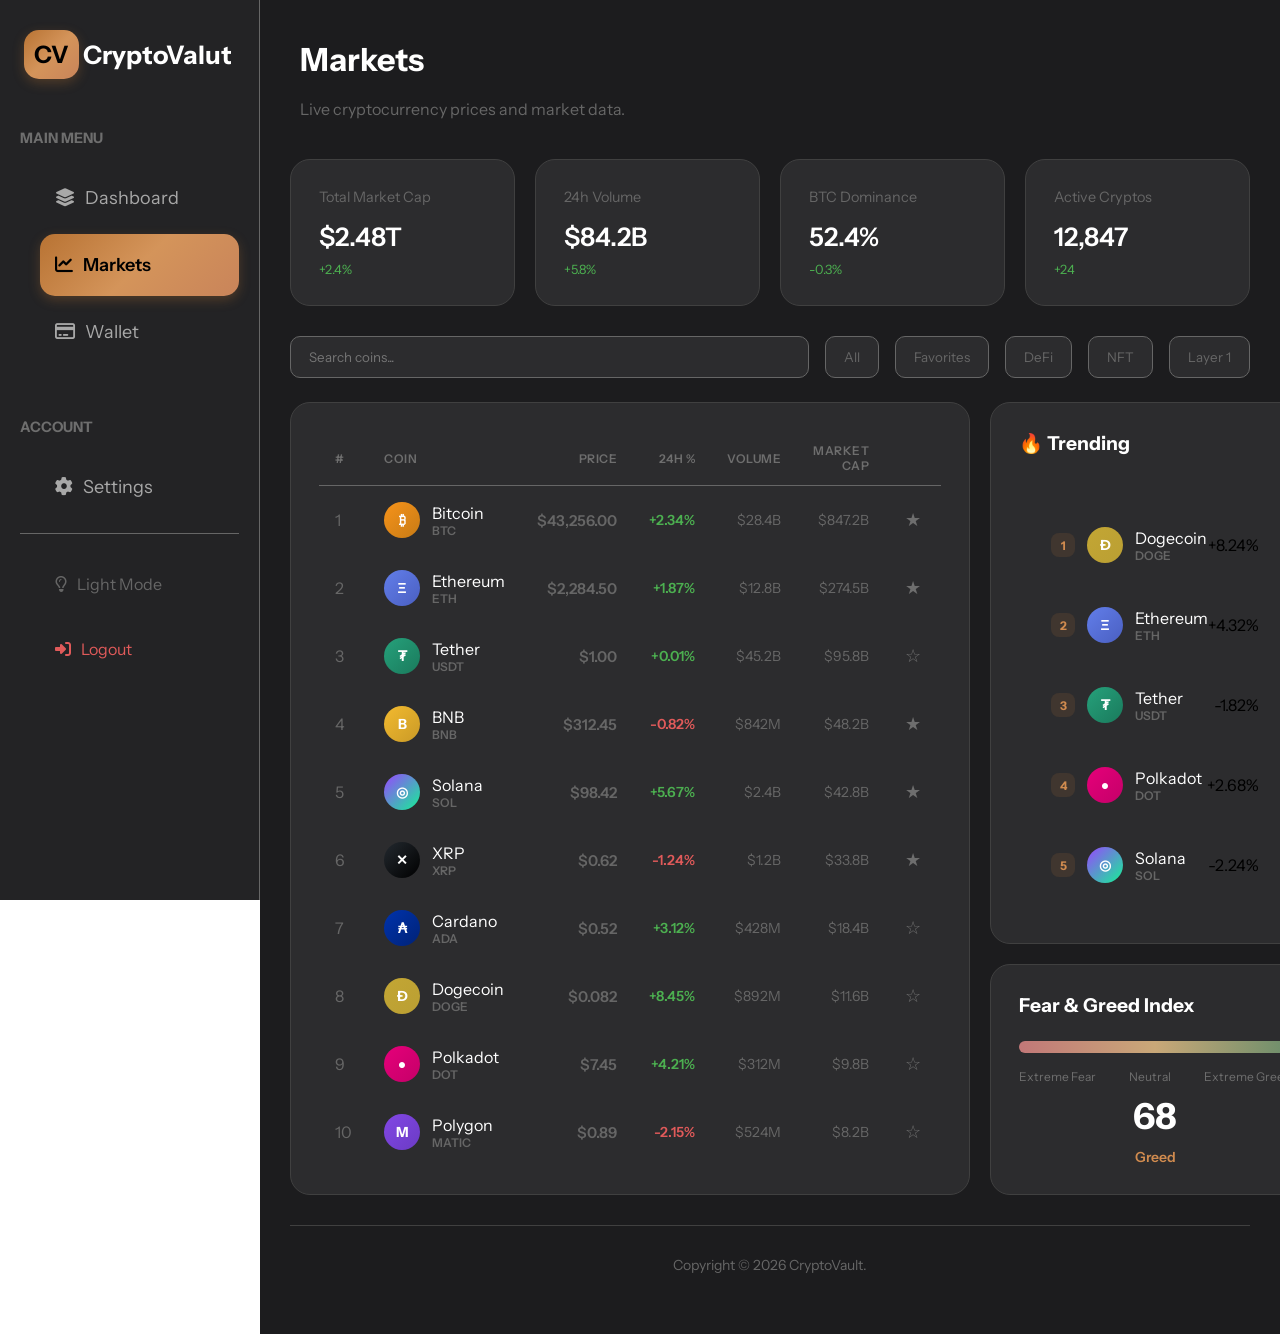
<file: market.html>
<!DOCTYPE html>
<html lang="en">
<head>
    <meta charset="UTF-8">
    <meta name="viewport" content="width=device-width, initial-scale=1.0">
    <title>Forum - Home</title>

    <link rel="preconnect" href="https://fonts.googleapis.com">
    <link rel="preconnect" href="https://fonts.gstatic.com" crossorigin>
    <link rel="stylesheet" href="https://cdnjs.cloudflare.com/ajax/libs/font-awesome/6.5.0/css/all.min.css">
    <link href="https://fonts.googleapis.com/css2?family=Instrument+Sans:wght@400;500;600;700&display=swap" rel="stylesheet">
    <link rel="stylesheet" href="styles.css">
    <link rel="stylesheet" href="chartstyle.css">
</head>
<body>
    <button class="mobile-menu-toggle" id="mobileMenuToggle" aria-label="Toggle menu">
        <div class="hamburger">
            <span></span>
            <span></span>
            <span></span>
        </div>
        <div class="close">✖</div>
    </button>
    <aside class="sidebar">
        <div class="aside-head">
            <h2 class="CV-logo">CV</h1>
            <h1>CryptoValut</h1>
        </div>
        <div class="main-menu">
            <h2>MAIN MENU</h2>
            <nav>
                <ul>
                    <li><a href="/index.html"><i class="fa-solid fa-layer-group"></i>Dashboard</a></li>
                    <li><a href="/market.html" class="active"><i class="fa-solid fa-chart-line"></i>Markets</a></li>
                    <li><a href="/wallet.html"><i class="fa-regular fa-credit-card"></i>Wallet</a></li>
                </ul>
            </nav>
        </div>
        <div class="main-menu">
            <h2>ACCOUNT</h2>
            <nav>
                <ul>
                    <li><a href="/Settings/profile.html"><i class="fa-solid fa-gear"></i>Settings</a></li>
                </ul>
            </nav>
        </div>
        <div class="aside-footer">
            <a href="" class="light-mode"><i class="fa-regular fa-lightbulb"></i>Light Mode</a>
            <a href="crypto-login.html" class="logout"><i class="fa-solid fa-right-to-bracket"></i>Logout</a>
        </div>
    </aside>

  <main class="content">
    <div class="content-header">
        <div class="content-navigation">
            <h1>Markets</h1>
            <p>Live cryptocurrency prices and market data.</p>
        </div>
    </div>

    <div class="market-stats">
        <div class="card market-stats-cards">
            <div class="market-stat-label">Total Market Cap</div>
            <div class="market-stat-value">$2.48T</div>
            <div class="market-stat-change">+2.4%</div>
        </div>
        <div class="card market-stats-cards">
            <div class="market-stat-label">24h Volume</div>
            <div class="market-stat-value">$84.2B</div>
            <div class="market-stat-change">+5.8%</div>
        </div>
        <div class="card market-stats-cards">
            <div class="market-stat-label">BTC Dominance</div>
            <div class="market-stat-value">52.4%</div>
            <div class="market-stat-change">-0.3%</div>
        </div>
        <div class="card market-stats-cards">
            <div class="market-stat-label">Active Cryptos</div>
            <div class="market-stat-value">12,847</div>
            <div class="market-stat-change">+24</div>
        </div>
    </div>

    <div class="market-filters">
        <input type="text" placeholder="Search coins...">
        <button class="active">All</button>
        <button>Favorites</button>
        <button>DeFi</button>
        <button>NFT</button>
        <button>Layer 1</button>
    </div>

    <div class="market-content">
        <div class="card market-table-card">
            <table class="market-table">
                        <thead>
                            <tr>
                                <th>#</th>
                                <th>Coin</th>
                                <th class="text-right">Price</th>
                                <th class="text-right">24h %</th>
                                <th class="text-right">Volume</th>
                                <th class="text-right">Market Cap</th>
                                <th></th>
                            </tr>
                        </thead>
                        <tbody>
                            <tr>
                                <td><span class="coin-rank">1</span></td>
                                <td>
                                    <div class="coin-cell">
                                        <div class="coin-icon btc">₿</div>
                                        <div>
                                            <div class="coin-name">Bitcoin</div>
                                            <div class="coin-symbol">BTC</div>
                                        </div>
                                    </div>
                                </td>
                                <td class="price-cell">$43,256.00</td>
                                <td class="change-cell positive">+2.34%</td>
                                <td class="volume-cell">$28.4B</td>
                                <td class="mcap-cell">$847.2B</td>
                                <td><button class="star-btn active">★</button></td>
                            </tr>
                            <tr>
                                <td><span class="coin-rank">2</span></td>
                                <td>
                                    <div class="coin-cell">
                                        <div class="coin-icon eth">Ξ</div>
                                        <div>
                                            <div class="coin-name">Ethereum</div>
                                            <div class="coin-symbol">ETH</div>
                                        </div>
                                    </div>
                                </td>
                                <td class="price-cell">$2,284.50</td>
                                <td class="change-cell positive">+1.87%</td>
                                <td class="volume-cell">$12.8B</td>
                                <td class="mcap-cell">$274.5B</td>
                                <td><button class="star-btn active">★</button></td>
                            </tr>
                            <tr>
                                <td><span class="coin-rank">3</span></td>
                                <td>
                                    <div class="coin-cell">
                                        <div class="coin-icon usdt">₮</div>
                                        <div>
                                            <div class="coin-name">Tether</div>
                                            <div class="coin-symbol">USDT</div>
                                        </div>
                                    </div>
                                </td>
                                <td class="price-cell">$1.00</td>
                                <td class="change-cell positive">+0.01%</td>
                                <td class="volume-cell">$45.2B</td>
                                <td class="mcap-cell">$95.8B</td>
                                <td><button class="star-btn">☆</button></td>
                            </tr>
                            <tr>
                                <td><span class="coin-rank">4</span></td>
                                <td>
                                    <div class="coin-cell">
                                        <div class="coin-icon bnb">B</div>
                                        <div>
                                            <div class="coin-name">BNB</div>
                                            <div class="coin-symbol">BNB</div>
                                        </div>
                                    </div>
                                </td>
                                <td class="price-cell">$312.45</td>
                                <td class="change-cell negative">-0.82%</td>
                                <td class="volume-cell">$842M</td>
                                <td class="mcap-cell">$48.2B</td>
                                <td><button class="star-btn active">★</button></td>
                            </tr>
                            <tr>
                                <td><span class="coin-rank">5</span></td>
                                <td>
                                    <div class="coin-cell">
                                        <div class="coin-icon sol">◎</div>
                                        <div>
                                            <div class="coin-name">Solana</div>
                                            <div class="coin-symbol">SOL</div>
                                        </div>
                                    </div>
                                </td>
                                <td class="price-cell">$98.42</td>
                                <td class="change-cell positive">+5.67%</td>
                                <td class="volume-cell">$2.4B</td>
                                <td class="mcap-cell">$42.8B</td>
                                <td><button class="star-btn active">★</button></td>
                            </tr>
                            <tr>
                                <td><span class="coin-rank">6</span></td>
                                <td>
                                    <div class="coin-cell">
                                        <div class="coin-icon xrp">✕</div>
                                        <div>
                                            <div class="coin-name">XRP</div>
                                            <div class="coin-symbol">XRP</div>
                                        </div>
                                    </div>
                                </td>
                                <td class="price-cell">$0.62</td>
                                <td class="change-cell negative">-1.24%</td>
                                <td class="volume-cell">$1.2B</td>
                                <td class="mcap-cell">$33.8B</td>
                                <td><button class="star-btn active">★</button></td>
                            </tr>
                            <tr>
                                <td><span class="coin-rank">7</span></td>
                                <td>
                                    <div class="coin-cell">
                                        <div class="coin-icon ada">₳</div>
                                        <div>
                                            <div class="coin-name">Cardano</div>
                                            <div class="coin-symbol">ADA</div>
                                        </div>
                                    </div>
                                </td>
                                <td class="price-cell">$0.52</td>
                                <td class="change-cell positive">+3.12%</td>
                                <td class="volume-cell">$428M</td>
                                <td class="mcap-cell">$18.4B</td>
                                <td><button class="star-btn">☆</button></td>
                            </tr>
                            <tr>
                                <td><span class="coin-rank">8</span></td>
                                <td>
                                    <div class="coin-cell">
                                        <div class="coin-icon doge">Ð</div>
                                        <div>
                                            <div class="coin-name">Dogecoin</div>
                                            <div class="coin-symbol">DOGE</div>
                                        </div>
                                    </div>
                                </td>
                                <td class="price-cell">$0.082</td>
                                <td class="change-cell positive">+8.45%</td>
                                <td class="volume-cell">$892M</td>
                                <td class="mcap-cell">$11.6B</td>
                                <td><button class="star-btn">☆</button></td>
                            </tr>
                            <tr>
                                <td><span class="coin-rank">9</span></td>
                                <td>
                                    <div class="coin-cell">
                                        <div class="coin-icon dot">●</div>
                                        <div>
                                            <div class="coin-name">Polkadot</div>
                                            <div class="coin-symbol">DOT</div>
                                        </div>
                                    </div>
                                </td>
                                <td class="price-cell">$7.45</td>
                                <td class="change-cell positive">+4.21%</td>
                                <td class="volume-cell">$312M</td>
                                <td class="mcap-cell">$9.8B</td>
                                <td><button class="star-btn">☆</button></td>
                            </tr>
                            <tr>
                                <td><span class="coin-rank">10</span></td>
                                <td>
                                    <div class="coin-cell">
                                        <div class="coin-icon matic">M</div>
                                        <div>
                                            <div class="coin-name">Polygon</div>
                                            <div class="coin-symbol">MATIC</div>
                                        </div>
                                    </div>
                                </td>
                                <td class="price-cell">$0.89</td>
                                <td class="change-cell negative">-2.15%</td>
                                <td class="volume-cell">$524M</td>
                                <td class="mcap-cell">$8.2B</td>
                                <td><button class="star-btn">☆</button></td>
                            </tr>
                        </tbody>
                    </table>
        </div>


        <div class="trending">
            <div class="card trending-stats">
                <h2>🔥 Trending</h2>
                <div class="trending-container">
                    <div class="trending-content">
                        <div class="coin-cell">
                            <h2>1</h2>
                            <div class="coin-icon doge">Ð</div>
                            <div>
                                <div class="coin-name">Dogecoin</div>
                                <div class="coin-symbol">DOGE</div>
                            </div>
                        </div>
                        <div class="positive">+8.24%</div>
                    </div>
                    <div class="trending-content">
                        <div class="coin-cell">
                            <h2>2</h2>
                            <div class="coin-icon eth">Ξ</div>
                            <div>
                                <div class="coin-name">Ethereum</div>
                                <div class="coin-symbol">ETH</div>
                            </div>
                        </div>
                        <p class="positive">+4.32%</p>
                    </div>
                    <div class="trending-content">
                        <div class="coin-cell">
                            <h2>3</h2>
                            <div class="coin-icon usdt">₮</div>
                            <div>
                                <div class="coin-name">Tether</div>
                                <div class="coin-symbol">USDT</div>
                            </div>
                        </div>
                        <p class="negative">-1.82%</p>
                    </div>
                    <div class="trending-content">
                        <div class="coin-cell">
                            <h2>4</h2>
                            <div class="coin-icon dot">●</div>
                            <div>
                                <div class="coin-name">Polkadot</div>
                                <div class="coin-symbol">DOT</div>
                            </div>
                        </div>
                        <p class="positive">+2.68%</p>
                    </div>
                    <div class="trending-content">
                        <div class="coin-cell">
                            <h2>5</h2>
                            <div class="coin-icon sol">◎</div>
                            <div>
                                <div class="coin-name">Solana</div>
                                <div class="coin-symbol">SOL</div>
                            </div>
                        </div>
                        <p class="negative">-2.24%</p>
                    </div>
                </div>
            </div>
            <div class="card">
                <h2>Fear & Greed Index</h2>
                <div class="fear-greed">
                            <div class="fear-greed-meter">
                                <div class="fear-greed-indicator" style="left: 68%;"></div>
                            </div>
                            <div class="fear-greed-labels">
                                <span>Extreme Fear</span>
                                <span>Neutral</span>
                                <span>Extreme Greed</span>
                            </div>
                            <div class="fear-greed-value">
                                <div class="fear-greed-number">68</div>
                                <div class="fear-greed-label">Greed</div>
                            </div>
                        </div>
            </div>
        </div>
    </div>
    <footer>
    <div class="footer">Copyright &copy; 2026 CryptoVault.</div>
    </footer>
  </main>
  <script src="script.js"></script>
</body>
</html>
</file>
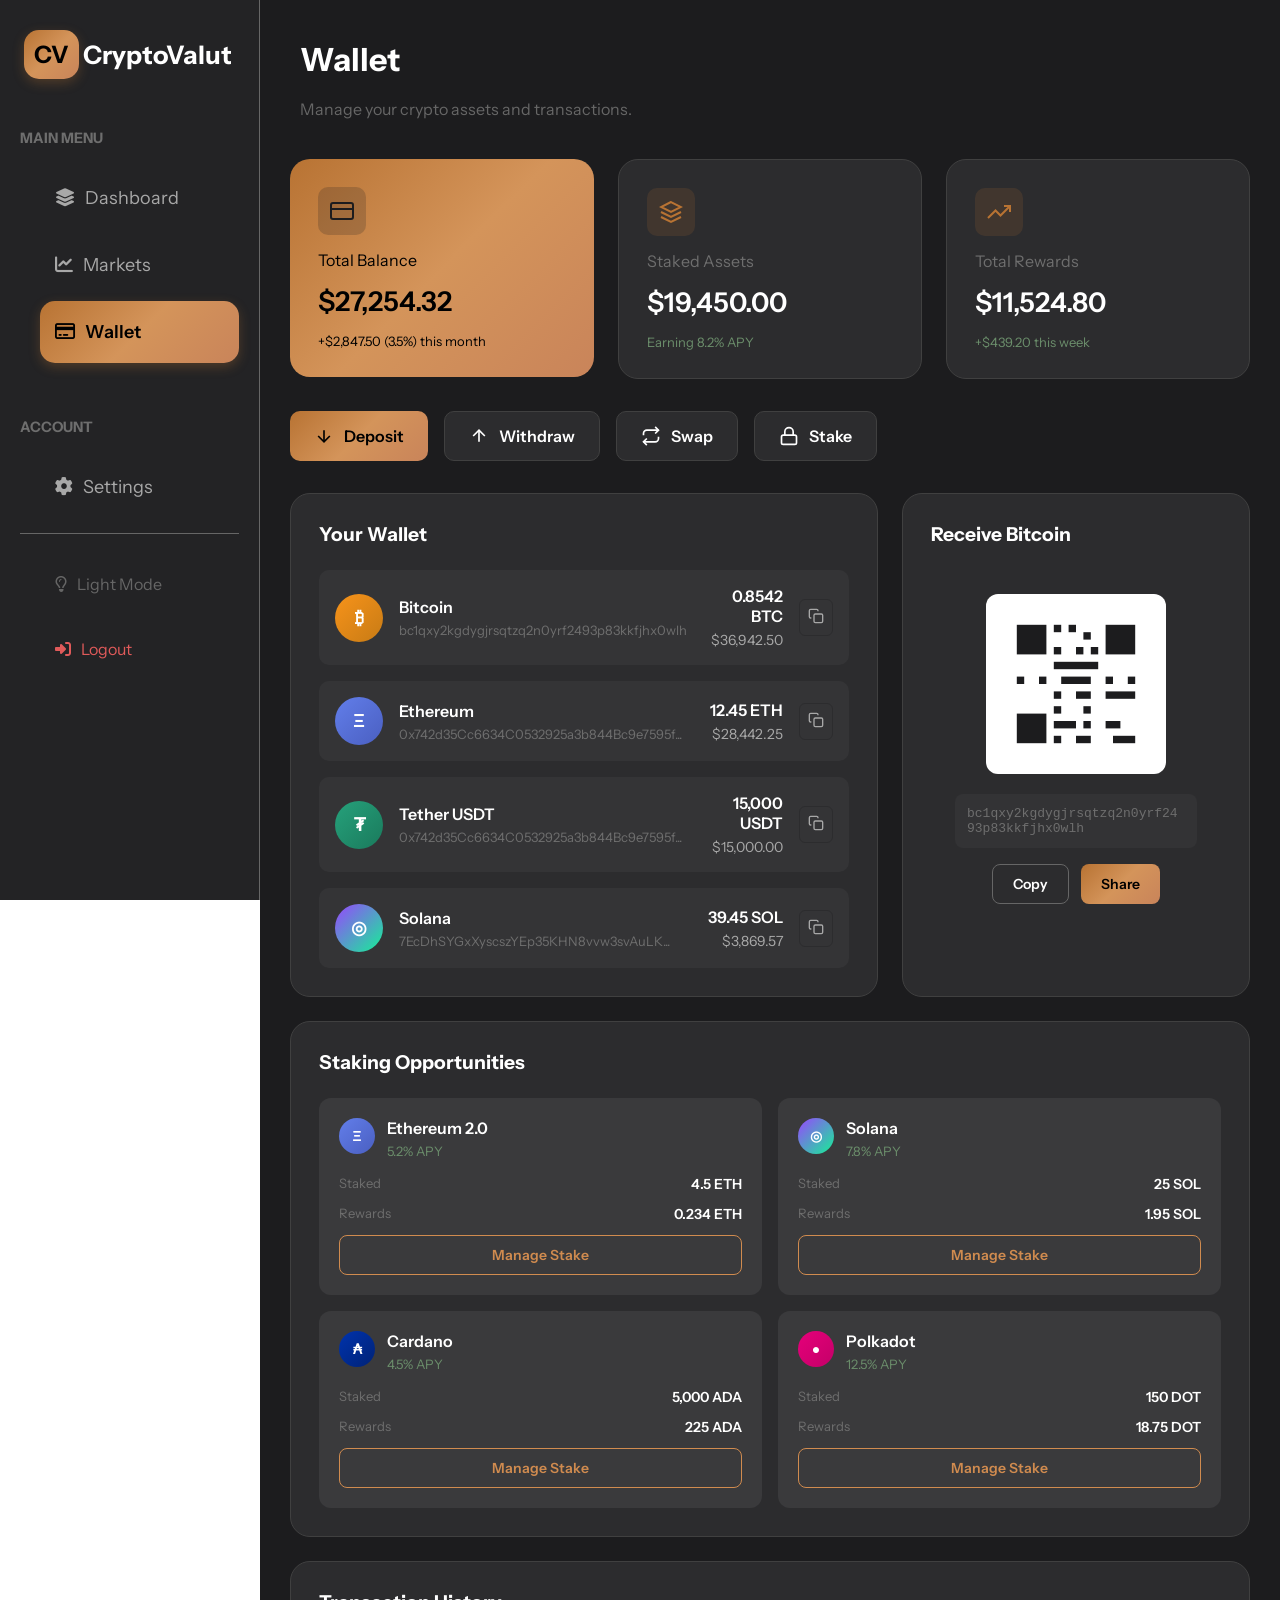
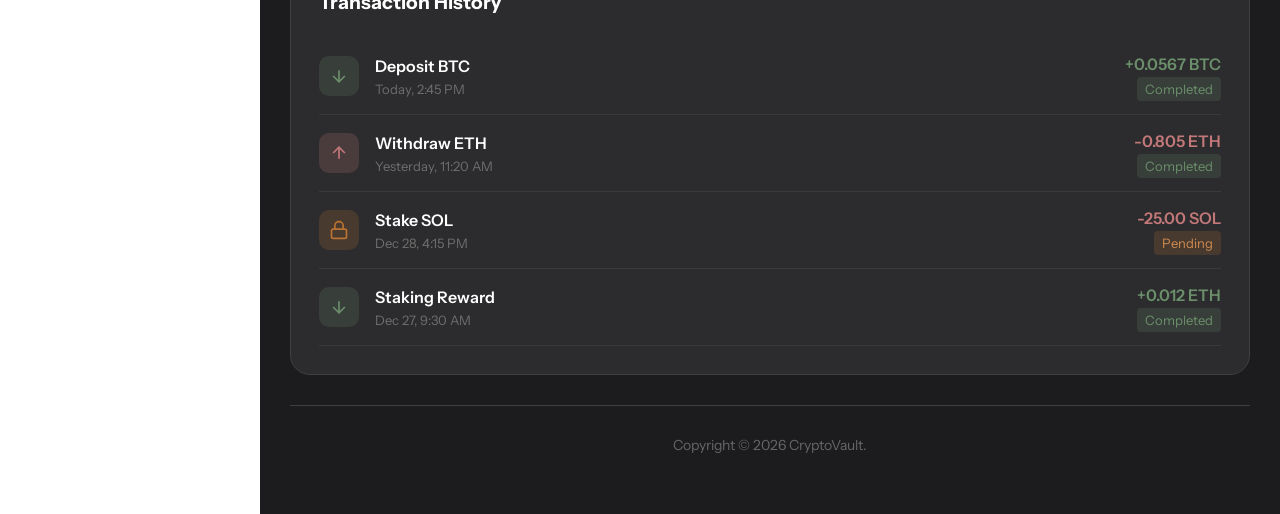
<file: wallet.html>
<!DOCTYPE html>
<html lang="en">
<head>
    <meta charset="UTF-8">
    <meta name="viewport" content="width=device-width, initial-scale=1.0">
    <title>Forum - Home</title>

    <link rel="preconnect" href="https://fonts.googleapis.com">
    <link rel="preconnect" href="https://fonts.gstatic.com" crossorigin>
    <link rel="stylesheet" href="https://cdnjs.cloudflare.com/ajax/libs/font-awesome/6.5.0/css/all.min.css">
    <link href="https://fonts.googleapis.com/css2?family=Instrument+Sans:wght@400;500;600;700&display=swap" rel="stylesheet">
    <link rel="stylesheet" href="styles.css">
    <link rel="stylesheet" href="chartstyle.css">
</head>
<body>
    <button class="mobile-menu-toggle" id="mobileMenuToggle" aria-label="Toggle menu">
        <div class="hamburger">
            <span></span>
            <span></span>
            <span></span>
        </div>
        <div class="close">✖</div>
    </button>
    <aside class="sidebar">
        <div class="aside-head">
            <h2 class="CV-logo">CV</h1>
            <h1>CryptoValut</h1>
        </div>
        <div class="main-menu">
            <h2>MAIN MENU</h2>
            <nav>
                <ul>
                    <li><a href="/index.html"><i class="fa-solid fa-layer-group"></i>Dashboard</a></li>
                    <li><a href="/market.html"><i class="fa-solid fa-chart-line"></i>Markets</a></li>
                    <li><a href="/wallet.html" class="active"><i class="fa-regular fa-credit-card"></i>Wallet</a></li>
                </ul>
            </nav>
        </div>
        <div class="main-menu">
            <h2>ACCOUNT</h2>
            <nav>
                <ul>
                    <li><a href="/Settings/profile.html"><i class="fa-solid fa-gear"></i>Settings</a></li>
                </ul>
            </nav>
        </div>
        <div class="aside-footer">
            <a href="" class="light-mode"><i class="fa-regular fa-lightbulb"></i>Light Mode</a>
            <a href="crypto-login.html" class="logout"><i class="fa-solid fa-right-to-bracket"></i>Logout</a>
        </div>
    </aside>

  <main class="content">
    <div class="content-header">
        <div class="content-navigation">
            <h1>Wallet</h1>
            <p>Manage your crypto assets and transactions.</p>
        </div>
    </div>

    <div class="balance-cards">
        <div class="card balance-card primary">
            <div class="balance-icon">
                        <svg width="24" height="24" viewBox="0 0 24 24" fill="none" stroke="#1c1c1e" stroke-width="2">
                            <rect x="1" y="4" width="22" height="16" rx="2" ry="2"></rect>
                            <line x1="1" y1="10" x2="23" y2="10"></line>
                        </svg>
                    </div>
            <div class="balance-label">Total Balance</div>
            <div class="balance-value">$27,254.32</div>
            <div class="balance-change">+$2,847.50 (3.5%) this month</div>
        </div>
        <div class="card balance-card">
            <div class="balance-icon">
                        <svg width="24" height="24" viewBox="0 0 24 24" fill="none" stroke="#b87333" stroke-width="2">
                            <path d="M12 2L2 7l10 5 10-5-10-5z"></path>
                            <path d="M2 17l10 5 10-5"></path>
                            <path d="M2 12l10 5 10-5"></path>
                        </svg>
                    </div>
            <div class="balance-label">Staked Assets</div>
            <div class="balance-value">$19,450.00</div>
            <div class="balance-change">Earning 8.2% APY</div>
        </div>
        <div class="card balance-card">
            <div class="balance-icon">
                        <svg width="24" height="24" viewBox="0 0 24 24" fill="none" stroke="#b87333" stroke-width="2">
                            <polyline points="23 6 13.5 15.5 8.5 10.5 1 18"></polyline>
                            <polyline points="17 6 23 6 23 12"></polyline>
                        </svg>
                    </div>
            <div class="balance-label">Total Rewards</div>
            <div class="balance-value">$11,524.80</div>
            <div class="balance-change">+$439.20 this week</div>
        </div>
    </div>

    <div class="action-buttons">
        <button class="action-button primary"><svg width="20" height="20" viewBox="0 0 24 24" fill="none" stroke="currentColor" stroke-width="2">
                        <polyline points="19 12 12 19 5 12"></polyline>
                        <line x1="12" y1="5" x2="12" y2="19"></line>
                    </svg>Deposit</button>
        <button class="action-button "><svg width="20" height="20" viewBox="0 0 24 24" fill="none" stroke="currentColor" stroke-width="2">
                        <polyline points="5 12 12 5 19 12"></polyline>
                        <line x1="12" y1="19" x2="12" y2="5"></line>
                    </svg>Withdraw</button>
        <button class="action-button "><svg width="20" height="20" viewBox="0 0 24 24" fill="none" stroke="currentColor" stroke-width="2">
                        <polyline points="17 1 21 5 17 9"></polyline>
                        <path d="M3 11V9a4 4 0 014-4h14"></path>
                        <polyline points="7 23 3 19 7 15"></polyline>
                        <path d="M21 13v2a4 4 0 01-4 4H3"></path>
                    </svg>Swap</button>
        <button class="action-button "><svg width="20" height="20" viewBox="0 0 24 24" fill="none" stroke="currentColor" stroke-width="2">
                        <rect x="3" y="11" width="18" height="11" rx="2" ry="2"></rect>
                        <path d="M7 11V7a5 5 0 0110 0v4"></path>
                    </svg>Stake</button>
    </div>
    
    <div class="your-wallet">
        <div class="card your-wallet-list">
            <h2>Your Wallet</h2>
            <div class="wallet-list">
                <div class="wallet-item">
                    <div class="wallet">
                        <div class="wallet-icon btc">₿</div>
                        <div class="wallet-info">
                            <div class="wallet-name">Bitcoin</div>
                            <div class="wallet-address">bc1qxy2kgdygjrsqtzq2n0yrf2493p83kkfjhx0wlh</div>
                        </div>
                    </div>
                    <div class="wallet">
                        <div class="wallet-balance">
                            <div class="wallet-amount">0.8542 BTC</div>
                            <div class="wallet-usd">$36,942.50</div>
                        </div>
                        <button class="copy-btn"><svg width="16" height="16" viewBox="0 0 24 24" fill="none" stroke="currentColor" stroke-width="2"><rect x="9" y="9" width="13" height="13" rx="2" ry="2"></rect><path d="M5 15H4a2 2 0 01-2-2V4a2 2 0 012-2h9a2 2 0 012 2v1"></path></svg></button>
                    </div>
                </div>
                <div class="wallet-item">
                    <div class="wallet">
                        <div class="wallet-icon eth">Ξ</div>
                        <div class="wallet-info">
                            <div class="wallet-name">Ethereum</div>
                            <div class="wallet-address">0x742d35Cc6634C0532925a3b844Bc9e7595f...</div>
                        </div>
                    </div>
                    <div class="wallet">
                        <div class="wallet-balance">
                            <div class="wallet-amount">12.45 ETH</div>
                            <div class="wallet-usd">$28,442.25</div>
                        </div>
                        <button class="copy-btn"><svg width="16" height="16" viewBox="0 0 24 24" fill="none" stroke="currentColor" stroke-width="2"><rect x="9" y="9" width="13" height="13" rx="2" ry="2"></rect><path d="M5 15H4a2 2 0 01-2-2V4a2 2 0 012-2h9a2 2 0 012 2v1"></path></svg></button>
                    </div>
                </div>
                <div class="wallet-item">
                    <div class="wallet">
                        <div class="wallet-icon usdt">₮</div>
                        <div class="wallet-info">
                            <div class="wallet-name">Tether USDT</div>
                            <div class="wallet-address">0x742d35Cc6634C0532925a3b844Bc9e7595f...</div>
                        </div>
                    </div>
                    <div class="wallet">
                        <div class="wallet-balance">
                            <div class="wallet-amount">15,000 USDT</div>
                            <div class="wallet-usd">$15,000.00</div>
                        </div>
                        <button class="copy-btn">
                            <svg width="16" height="16" viewBox="0 0 24 24" fill="none" stroke="currentColor" stroke-width="2">
                                <rect x="9" y="9" width="13" height="13" rx="2" ry="2"></rect>
                                <path d="M5 15H4a2 2 0 01-2-2V4a2 2 0 012-2h9a2 2 0 012 2v1"></path>
                            </svg>
                        </button>
                    </div>
                </div>
                <div class="wallet-item">
                    <div class="wallet">
                        <div class="wallet-icon sol">◎</div>
                        <div class="wallet-info">
                            <div class="wallet-name">Solana</div>
                            <div class="wallet-address">7EcDhSYGxXyscszYEp35KHN8vvw3svAuLK...</div>
                        </div>
                    </div>
                    <div class="wallet">
                        <div class="wallet-balance">
                            <div class="wallet-amount">39.45 SOL</div>
                            <div class="wallet-usd">$3,869.57</div>
                        </div>
                        <button class="copy-btn">
                            <svg width="16" height="16" viewBox="0 0 24 24" fill="none" stroke="currentColor" stroke-width="2">
                                <rect x="9" y="9" width="13" height="13" rx="2" ry="2"></rect>
                                <path d="M5 15H4a2 2 0 01-2-2V4a2 2 0 012-2h9a2 2 0 012 2v1"></path>
                            </svg>
                        </button>
                    </div>
                </div>
            </div>
        </div>
        <div class="card card1">
            <h2>Receive Bitcoin</h2>
            <div class="qr-section">
                        <div class="qr-code">
                            <svg viewBox="0 0 100 100">
                                <rect x="10" y="10" width="20" height="20" fill="#1c1c1e"></rect>
                                <rect x="70" y="10" width="20" height="20" fill="#1c1c1e"></rect>
                                <rect x="10" y="70" width="20" height="20" fill="#1c1c1e"></rect>
                                <rect x="35" y="10" width="5" height="5" fill="#1c1c1e"></rect>
                                <rect x="45" y="10" width="5" height="5" fill="#1c1c1e"></rect>
                                <rect x="55" y="15" width="5" height="5" fill="#1c1c1e"></rect>
                                <rect x="35" y="25" width="5" height="5" fill="#1c1c1e"></rect>
                                <rect x="50" y="25" width="5" height="5" fill="#1c1c1e"></rect>
                                <rect x="60" y="25" width="5" height="5" fill="#1c1c1e"></rect>
                                <rect x="35" y="35" width="30" height="5" fill="#1c1c1e"></rect>
                                <rect x="10" y="45" width="5" height="5" fill="#1c1c1e"></rect>
                                <rect x="25" y="45" width="5" height="5" fill="#1c1c1e"></rect>
                                <rect x="40" y="45" width="20" height="5" fill="#1c1c1e"></rect>
                                <rect x="70" y="45" width="5" height="5" fill="#1c1c1e"></rect>
                                <rect x="85" y="45" width="5" height="5" fill="#1c1c1e"></rect>
                                <rect x="35" y="55" width="5" height="5" fill="#1c1c1e"></rect>
                                <rect x="50" y="55" width="10" height="5" fill="#1c1c1e"></rect>
                                <rect x="70" y="55" width="20" height="5" fill="#1c1c1e"></rect>
                                <rect x="35" y="65" width="5" height="5" fill="#1c1c1e"></rect>
                                <rect x="55" y="65" width="5" height="5" fill="#1c1c1e"></rect>
                                <rect x="35" y="75" width="15" height="5" fill="#1c1c1e"></rect>
                                <rect x="55" y="75" width="5" height="5" fill="#1c1c1e"></rect>
                                <rect x="70" y="75" width="10" height="5" fill="#1c1c1e"></rect>
                                <rect x="35" y="85" width="5" height="5" fill="#1c1c1e"></rect>
                                <rect x="50" y="85" width="10" height="5" fill="#1c1c1e"></rect>
                                <rect x="75" y="85" width="15" height="5" fill="#1c1c1e"></rect>
                            </svg>
                        </div>
                        <div class="qr-address">bc1qxy2kgdygjrsqtzq2n0yrf2493p83kkfjhx0wlh</div>
                        <div class="qr-actions">
                            <button class="qr-btn">Copy</button>
                            <button class="qr-btn primary">Share</button>
                        </div>
                    </div>
        </div>
    </div>
    
    <div class="card">
        <h2>Staking Opportunities</h2>
        <div class="staking-grid">
                    <div class="staking-card">
                        <div class="staking-header">
                            <div class="coin-icon eth">Ξ</div>
                            <div>
                                <div class="staking-name">Ethereum 2.0</div>
                                <div class="staking-apy">5.2% APY</div>
                            </div>
                        </div>
                        <div class="staking-details">
                            <span class="staking-label">Staked</span>
                            <span class="staking-value">4.5 ETH</span>
                        </div>
                        <div class="staking-details">
                            <span class="staking-label">Rewards</span>
                            <span class="staking-value">0.234 ETH</span>
                        </div>
                        <button class="staking-btn">Manage Stake</button>
                    </div>
                    <div class="staking-card">
                        <div class="staking-header">
                            <div class="coin-icon sol" >◎</div>
                            <div>
                                <div class="staking-name">Solana</div>
                                <div class="staking-apy">7.8% APY</div>
                            </div>
                        </div>
                        <div class="staking-details">
                            <span class="staking-label">Staked</span>
                            <span class="staking-value">25 SOL</span>
                        </div>
                        <div class="staking-details">
                            <span class="staking-label">Rewards</span>
                            <span class="staking-value">1.95 SOL</span>
                        </div>
                        <button class="staking-btn">Manage Stake</button>
                    </div>
                    <div class="staking-card">
                        <div class="staking-header">
                            <div class="coin-icon ada">₳</div>
                            <div>
                                <div class="staking-name">Cardano</div>
                                <div class="staking-apy">4.5% APY</div>
                            </div>
                        </div>
                        <div class="staking-details">
                            <span class="staking-label">Staked</span>
                            <span class="staking-value">5,000 ADA</span>
                        </div>
                        <div class="staking-details">
                            <span class="staking-label">Rewards</span>
                            <span class="staking-value">225 ADA</span>
                        </div>
                        <button class="staking-btn">Manage Stake</button>
                    </div>
                    <div class="staking-card">
                        <div class="staking-header">
                            <div class="coin-icon dot" >●</div>
                            <div>
                                <div class="staking-name">Polkadot</div>
                                <div class="staking-apy">12.5% APY</div>
                            </div>
                        </div>
                        <div class="staking-details">
                            <span class="staking-label">Staked</span>
                            <span class="staking-value">150 DOT</span>
                        </div>
                        <div class="staking-details">
                            <span class="staking-label">Rewards</span>
                            <span class="staking-value">18.75 DOT</span>
                        </div>
                        <button class="staking-btn">Manage Stake</button>
                    </div>
                </div>
    </div>

    <div class="card transactions">
        <h2>Transaction History</h2>
        <div class="transaction-list">
                    <div class="transaction-item">
                        <div class="transaction-icon deposit">
                            <svg width="20" height="20" viewBox="0 0 24 24" fill="none" stroke="#6b8e6b" stroke-width="2">
                                <polyline points="19 12 12 19 5 12"></polyline>
                                <line x1="12" y1="5" x2="12" y2="19"></line>
                            </svg>
                        </div>
                        <div class="transaction-info">
                            <div class="transaction-type">Deposit BTC</div>
                            <div class="transaction-date">Today, 2:45 PM</div>
                        </div>
                        <div class="transaction-amount">
                            <div class="transaction-value positive">+0.0567 BTC</div>
                            <span class="transaction-status completed">Completed</span>
                        </div>
                    </div>
                    <div class="transaction-item">
                        <div class="transaction-icon withdraw">
                            <svg width="20" height="20" viewBox="0 0 24 24" fill="none" stroke="#c27878" stroke-width="2">
                                <polyline points="5 12 12 5 19 12"></polyline>
                                <line x1="12" y1="19" x2="12" y2="5"></line>
                            </svg>
                        </div>
                        <div class="transaction-info">
                            <div class="transaction-type">Withdraw ETH</div>
                            <div class="transaction-date">Yesterday, 11:20 AM</div>
                        </div>
                        <div class="transaction-amount">
                            <div class="transaction-value negative">-0.805 ETH</div>
                            <span class="transaction-status completed">Completed</span>
                        </div>
                    </div>
                    <div class="transaction-item">
                        <div class="transaction-icon stake">
                            <svg width="20" height="20" viewBox="0 0 24 24" fill="none" stroke="#b87333" stroke-width="2">
                                <rect x="3" y="11" width="18" height="11" rx="2" ry="2"></rect>
                                <path d="M7 11V7a5 5 0 0110 0v4"></path>
                            </svg>
                        </div>
                        <div class="transaction-info">
                            <div class="transaction-type">Stake SOL</div>
                            <div class="transaction-date">Dec 28, 4:15 PM</div>
                        </div>
                        <div class="transaction-amount">
                            <div class="transaction-value negative">-25.00 SOL</div>
                            <span class="transaction-status pending">Pending</span>
                        </div>
                    </div>
                    <div class="transaction-item">
                        <div class="transaction-icon deposit">
                            <svg width="20" height="20" viewBox="0 0 24 24" fill="none" stroke="#6b8e6b" stroke-width="2">
                                <polyline points="19 12 12 19 5 12"></polyline>
                                <line x1="12" y1="5" x2="12" y2="19"></line>
                            </svg>
                        </div>
                        <div class="transaction-info">
                            <div class="transaction-type">Staking Reward</div>
                            <div class="transaction-date">Dec 27, 9:30 AM</div>
                        </div>
                        <div class="transaction-amount">
                            <div class="transaction-value positive">+0.012 ETH</div>
                            <span class="transaction-status completed">Completed</span>
                        </div>
                    </div>
                </div>
    </div>

    <footer>
    <div class="footer">Copyright &copy; 2026 CryptoVault.</div>
    </footer>
  </main>
  <script src="script.js"></script>
</body>
</html>
</file>
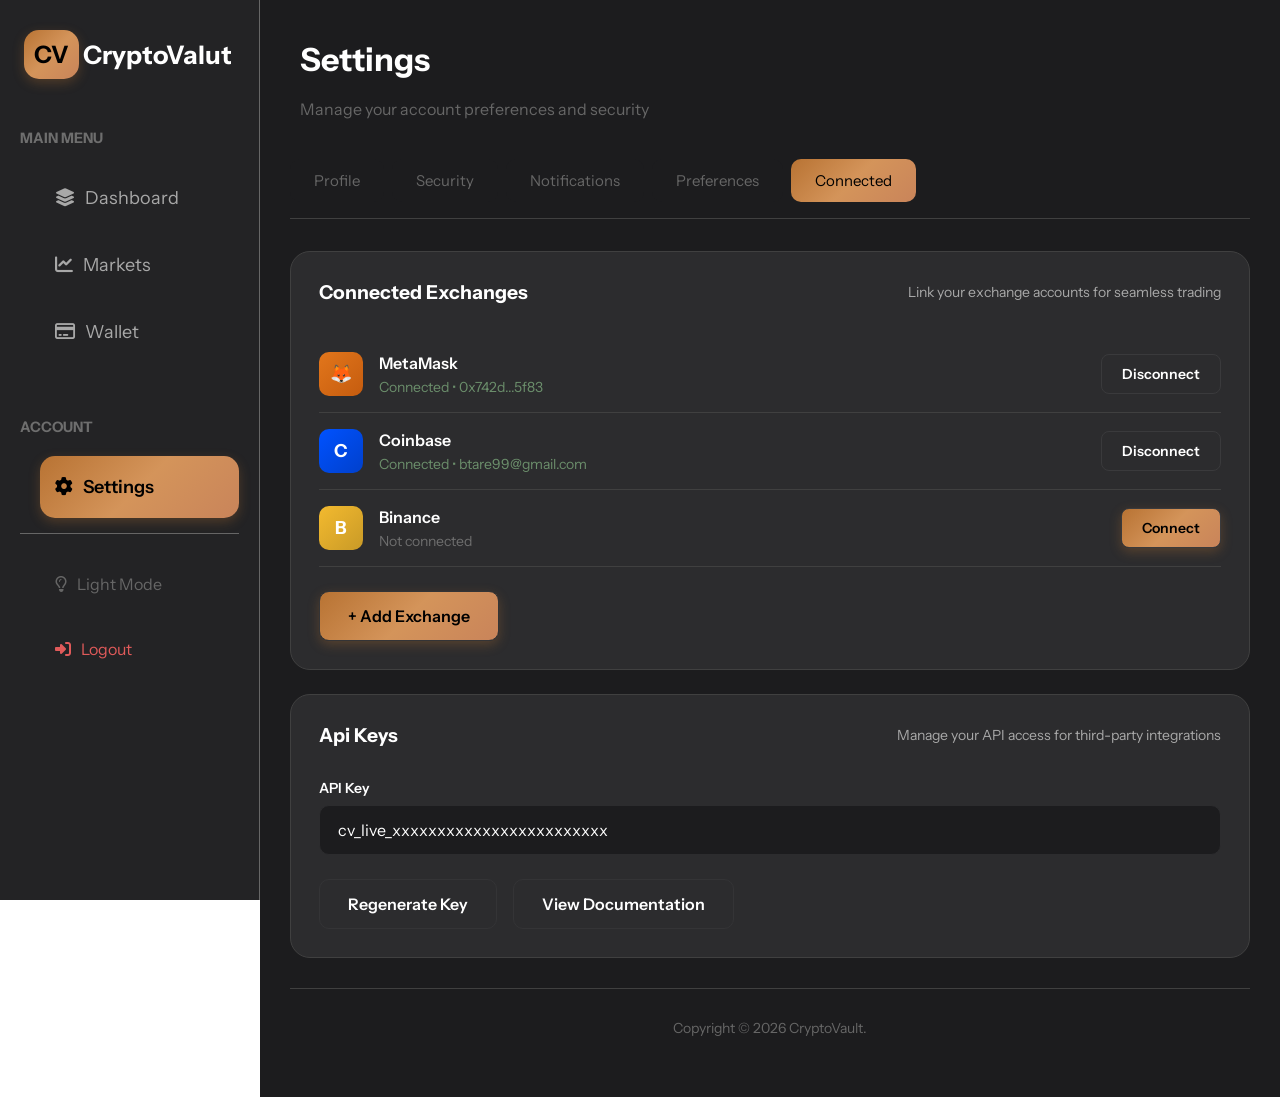
<file: Settings/connected.html>
<!DOCTYPE html>
<html lang="en">
<head>
    <meta charset="UTF-8">
    <meta name="viewport" content="width=device-width, initial-scale=1.0">
    <title>CryptoValut - Preferences</title>

    <link rel="preconnect" href="https://fonts.googleapis.com">
    <link rel="preconnect" href="https://fonts.gstatic.com" crossorigin>
    <link rel="stylesheet" href="https://cdnjs.cloudflare.com/ajax/libs/font-awesome/6.5.0/css/all.min.css">
    <link href="https://fonts.googleapis.com/css2?family=Instrument+Sans:wght@400;500;600;700&display=swap" rel="stylesheet">
    <link rel="stylesheet" href="/styles.css">
    <link rel="stylesheet" href="/chartstyle.css">
</head>
<body>
    <button class="mobile-menu-toggle" id="mobileMenuToggle" aria-label="Toggle menu">
        <div class="hamburger">
            <span></span>
            <span></span>
            <span></span>
        </div>
        <div class="close">✖</div>
    </button>
    <aside class="sidebar">
        <div class="aside-head">
            <h2 class="CV-logo">CV</h1>
            <h1>CryptoValut</h1>
        </div>
        <div class="main-menu">
            <h2>MAIN MENU</h2>
            <nav>
                <ul>
                    <li><a href="/index.html"><i class="fa-solid fa-layer-group"></i>Dashboard</a></li>
                    <li><a href="/market.html"><i class="fa-solid fa-chart-line"></i>Markets</a></li>
                    <li><a href="/wallet.html"><i class="fa-regular fa-credit-card"></i>Wallet</a></li>
                </ul>
            </nav>
        </div>
        <div class="main-menu">
            <h2>ACCOUNT</h2>
            <nav>
                <ul>
                    <li><a href="profile.html" class="active"><i class="fa-solid fa-gear"></i>Settings</a></li>
                </ul>
            </nav>
        </div>
        <div class="aside-footer">
            <a href="" class="light-mode"><i class="fa-regular fa-lightbulb"></i>Light Mode</a>
            <a href="/crypto-login.html" class="logout"><i class="fa-solid fa-right-to-bracket"></i>Logout</a>
        </div>
    </aside>

  <main class="content">
    <div class="content-header">
        <div class="content-navigation">
            <h1>Settings</h1>
            <p>Manage your account preferences and security</p>
        </div>
    </div>

    <div class="settings-tabs">
        <a href="/Settings/profile.html" class="settings-tab" data-tab="profile">Profile</a>
        <a href="/Settings/security.html" class="settings-tab" data-tab="security">Security</a>
        <a href="/Settings/notifications.html" class="settings-tab" data-tab="notifications">Notifications</a>
        <a href="/Settings/preferences.html" class="settings-tab" data-tab="preferences">Preferences</a>
        <a href="/Settings/connected.html" class="settings-tab active" data-tab="connected">Connected</a>
    </div>

    <div class="card">
        <div class="card-header-settings">
            <h2>Connected Exchanges</h2>
            <p>Link your exchange accounts for seamless trading</p>
        </div>
        <div class="connected-item">
            <div class="connected-icon metamask">🦊</div>
            <div class="connected-info">
                <div class="connected-name">MetaMask</div>
                <div class="connected-status">Connected • 0x742d...5f83</div>
            </div>
            <button class="security-btn">Disconnect</button>
        </div>
        <div class="connected-item">
            <div class="connected-icon coinbase">C</div>
            <div class="connected-info">
                <div class="connected-name">Coinbase</div>
                <div class="connected-status">Connected • btare99@gmail.com</div>
            </div>
            <button class="security-btn">Disconnect</button>
        </div>
        <div class="connected-item">
            <div class="connected-icon binance">B</div>
            <div class="connected-info">
                <div class="connected-name">Binance</div>
                <div class="connected-status disconnected">Not connected</div>
            </div>
            <button class="security-btn active">Connect</button>
        </div>
        <div class="btn-group">
            <button class="save-button active">+ Add Exchange</button>
        </div>
    </div>

    <div class="card api-keys">
        <div class="card-header">
            <h2>Api Keys</h2>
            <p>Manage your API access for third-party integrations</p>
        </div>
        <div class="form-group">
            <label class="form-label">API Key</label>
            <input type="text" class="form-input" value="cv_live_xxxxxxxxxxxxxxxxxxxxxxxx" readonly="">
        </div>
        <div class="btn-group">
            <button class="save-button">Regenerate Key</button>
            <button class="save-button">View Documentation</button>
        </div>
    </div>

    <footer>
    <div class="footer">Copyright &copy; 2026 CryptoVault.</div>
    </footer>
  </main>
  <script src="/script.js"></script>

</body>
</html>
</file>
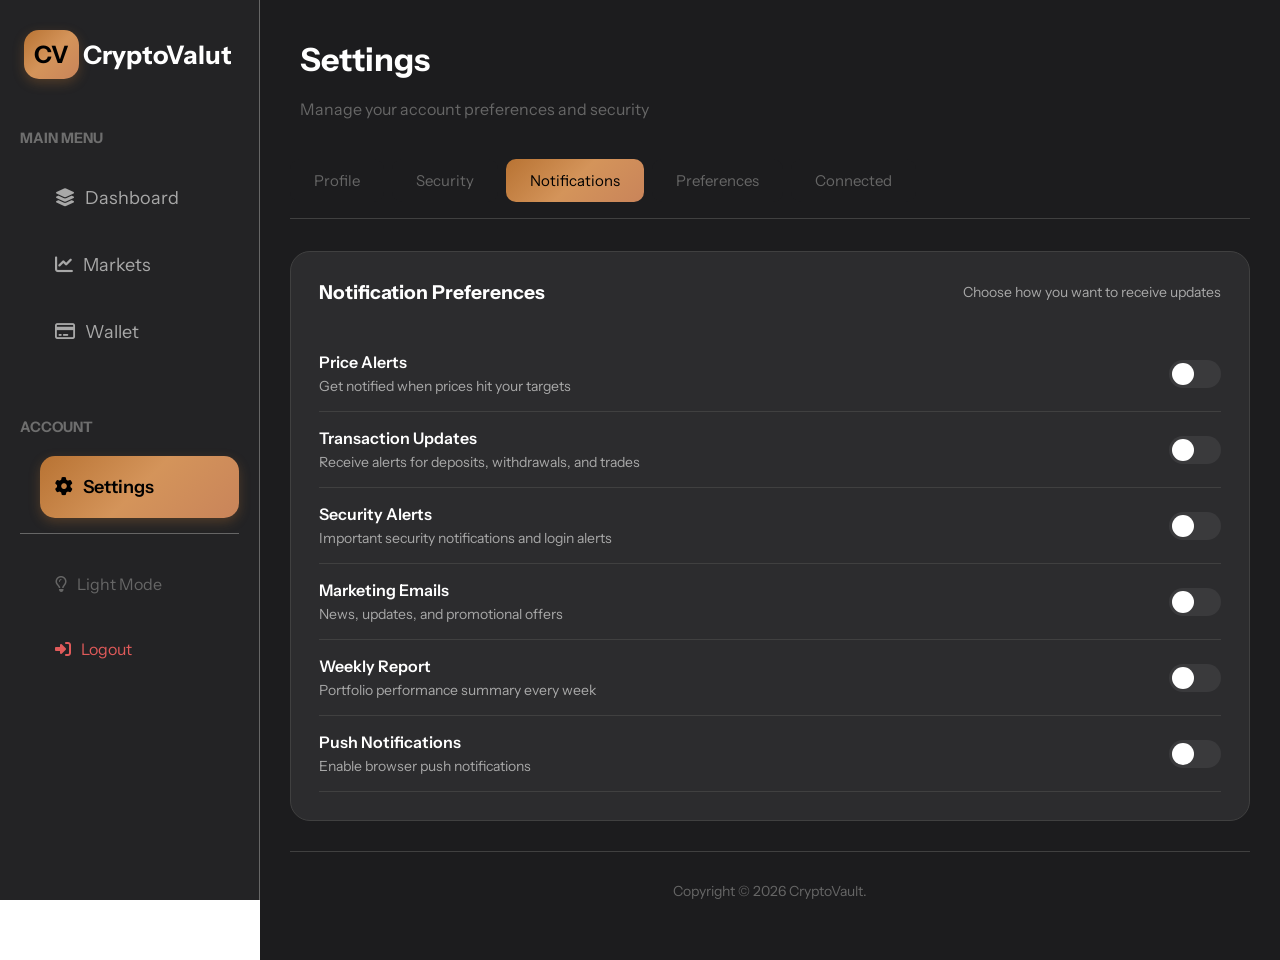
<file: Settings/notifications.html>
<!DOCTYPE html>
<html lang="en">
<head>
    <meta charset="UTF-8">
    <meta name="viewport" content="width=device-width, initial-scale=1.0">
    <title>CryptoValut - Notifications</title>

    <link rel="preconnect" href="https://fonts.googleapis.com">
    <link rel="preconnect" href="https://fonts.gstatic.com" crossorigin>
    <link rel="stylesheet" href="https://cdnjs.cloudflare.com/ajax/libs/font-awesome/6.5.0/css/all.min.css">
    <link href="https://fonts.googleapis.com/css2?family=Instrument+Sans:wght@400;500;600;700&display=swap" rel="stylesheet">
    <link rel="stylesheet" href="/styles.css">
    <link rel="stylesheet" href="/chartstyle.css">
</head>
<body>
    <button class="mobile-menu-toggle" id="mobileMenuToggle" aria-label="Toggle menu">
        <div class="hamburger">
            <span></span>
            <span></span>
            <span></span>
        </div>
        <div class="close">✖</div>
    </button>
    <aside class="sidebar">
        <div class="aside-head">
            <h2 class="CV-logo">CV</h1>
            <h1>CryptoValut</h1>
        </div>
        <div class="main-menu">
            <h2>MAIN MENU</h2>
            <nav>
                <ul>
                    <li><a href="/index.html"><i class="fa-solid fa-layer-group"></i>Dashboard</a></li>
                    <li><a href="/market.html"><i class="fa-solid fa-chart-line"></i>Markets</a></li>
                    <li><a href="/wallet.html"><i class="fa-regular fa-credit-card"></i>Wallet</a></li>
                </ul>
            </nav>
        </div>
        <div class="main-menu">
            <h2>ACCOUNT</h2>
            <nav>
                <ul>
                    <li><a href="profile.html" class="active"><i class="fa-solid fa-gear"></i>Settings</a></li>
                </ul>
            </nav>
        </div>
        <div class="aside-footer">
            <a href="" class="light-mode"><i class="fa-regular fa-lightbulb"></i>Light Mode</a>
            <a href="/crypto-login.html" class="logout"><i class="fa-solid fa-right-to-bracket"></i>Logout</a>
        </div>
    </aside>

  <main class="content">
    <div class="content-header">
        <div class="content-navigation">
            <h1>Settings</h1>
            <p>Manage your account preferences and security</p>
        </div>
    </div>

    <div class="settings-tabs">
        <a href="/Settings/profile.html" class="settings-tab" data-tab="profile">Profile</a>
        <a href="/Settings/security.html" class="settings-tab" data-tab="security">Security</a>
        <a href="/Settings/notifications.html" class="settings-tab active" data-tab="notifications">Notifications</a>
        <a href="/Settings/preferences.html" class="settings-tab" data-tab="preferences">Preferences</a>
        <a href="/Settings/connected.html" class="settings-tab" data-tab="connected">Connected</a>
    </div>

    <div class="card">
        <div class="card-header-settings">
            <h2>Notification Preferences</h2>
            <p>Choose how you want to receive updates</p>
        </div>
        <div class="toggle-item">
            <div class="toggle-info">
                <div class="toggle-title">Price Alerts</div>
                <div class="toggle-description">Get notified when prices hit your targets</div>
            </div>
            <div class="toggle-switch"></div>
        </div>
        <div class="toggle-item">
            <div class="toggle-info">
                <div class="toggle-title">Transaction Updates</div>
                <div class="toggle-description">Receive alerts for deposits, withdrawals, and trades</div>
            </div>
            <div class="toggle-switch"></div>
        </div>
        <div class="toggle-item">
            <div class="toggle-info">
                <div class="toggle-title">Security Alerts</div>
                <div class="toggle-description">Important security notifications and login alerts</div>
            </div>
            <div class="toggle-switch"></div>
        </div>
        <div class="toggle-item">
            <div class="toggle-info">
                <div class="toggle-title">Marketing Emails</div>
                <div class="toggle-description">News, updates, and promotional offers</div>
            </div>
            <div class="toggle-switch"></div>
        </div>
        <div class="toggle-item">
            <div class="toggle-info">
                <div class="toggle-title">Weekly Report</div>
                <div class="toggle-description">Portfolio performance summary every week</div>
            </div>
            <div class="toggle-switch"></div>
        </div>
        <div class="toggle-item">
            <div class="toggle-info">
                <div class="toggle-title">Push Notifications</div>
                <div class="toggle-description">Enable browser push notifications</div>
            </div>
            <div class="toggle-switch"></div>
        </div>
    </div>

    <footer>
    <div class="footer">Copyright &copy; 2026 CryptoVault.</div>
    </footer>
  </main>
  <script src="/script.js"></script>
</body>
</html>
</file>
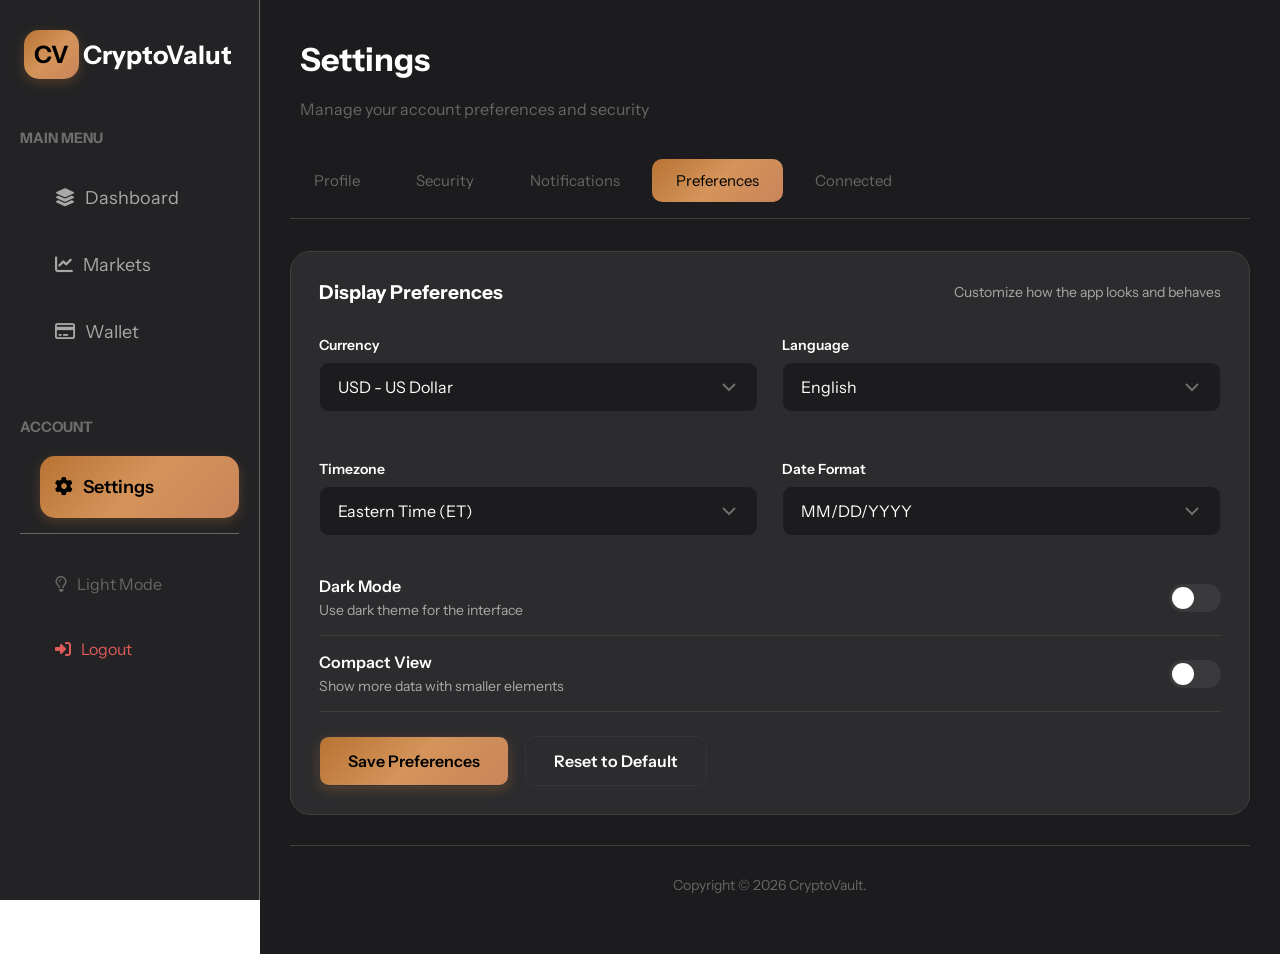
<file: Settings/preferences.html>
<!DOCTYPE html>
<html lang="en">
<head>
    <meta charset="UTF-8">
    <meta name="viewport" content="width=device-width, initial-scale=1.0">
    <title>CryptoValut - Preferences</title>

    <link rel="preconnect" href="https://fonts.googleapis.com">
    <link rel="preconnect" href="https://fonts.gstatic.com" crossorigin>
    <link rel="stylesheet" href="https://cdnjs.cloudflare.com/ajax/libs/font-awesome/6.5.0/css/all.min.css">
    <link href="https://fonts.googleapis.com/css2?family=Instrument+Sans:wght@400;500;600;700&display=swap" rel="stylesheet">
    <link rel="stylesheet" href="/styles.css">
    <link rel="stylesheet" href="/chartstyle.css">
</head>
<body>
    <button class="mobile-menu-toggle" id="mobileMenuToggle" aria-label="Toggle menu">
        <div class="hamburger">
            <span></span>
            <span></span>
            <span></span>
        </div>
        <div class="close">✖</div>
    </button>
    <aside class="sidebar">
        <div class="aside-head">
            <h2 class="CV-logo">CV</h1>
            <h1>CryptoValut</h1>
        </div>
        <div class="main-menu">
            <h2>MAIN MENU</h2>
            <nav>
                <ul>
                    <li><a href="/index.html"><i class="fa-solid fa-layer-group"></i>Dashboard</a></li>
                    <li><a href="/market.html"><i class="fa-solid fa-chart-line"></i>Markets</a></li>
                    <li><a href="/wallet.html"><i class="fa-regular fa-credit-card"></i>Wallet</a></li>
                </ul>
            </nav>
        </div>
        <div class="main-menu">
            <h2>ACCOUNT</h2>
            <nav>
                <ul>
                    <li><a href="profile.html" class="active"><i class="fa-solid fa-gear"></i>Settings</a></li>
                </ul>
            </nav>
        </div>
        <div class="aside-footer">
            <a href="" class="light-mode"><i class="fa-regular fa-lightbulb"></i>Light Mode</a>
            <a href="/crypto-login.html" class="logout"><i class="fa-solid fa-right-to-bracket"></i>Logout</a>
        </div>
    </aside>

  <main class="content">
    <div class="content-header">
        <div class="content-navigation">
            <h1>Settings</h1>
            <p>Manage your account preferences and security</p>
        </div>
    </div>

    <div class="settings-tabs">
        <a href="/Settings/profile.html" class="settings-tab" data-tab="profile">Profile</a>
        <a href="/Settings/security.html" class="settings-tab" data-tab="security">Security</a>
        <a href="/Settings/notifications.html" class="settings-tab" data-tab="notifications">Notifications</a>
        <a href="/Settings/preferences.html" class="settings-tab active" data-tab="preferences">Preferences</a>
        <a href="/Settings/connected.html" class="settings-tab" data-tab="connected">Connected</a>
    </div>

    <div class="card">
        <div class="card-header-settings">
            <h2>Display Preferences</h2>
            <p>Customize how the app looks and behaves</p>
        </div>
        <div class="form-grid">
            <div class="form-group">
                <label class="form-label">Currency</label>
                <select class="form-select">
                    <option value="usd" selected="">USD - US Dollar</option>
                    <option value="eur">EUR - Euro</option>
                    <option value="gbp">GBP - British Pound</option>
                    <option value="jpy">JPY - Japanese Yen</option>
                </select>
            </div>
            <div class="form-group">
                <label class="form-label">Language</label>
                <select class="form-select">
                    <option value="en" selected="">English</option>
                    <option value="es">Spanish</option>
                    <option value="fr">French</option>
                    <option value="de">German</option>
                </select>
            </div>
            <div class="form-group">
                <label class="form-label">Timezone</label>
                <select class="form-select">
                    <option value="est" selected="">Eastern Time (ET)</option>
                    <option value="pst">Pacific Time (PT)</option>
                    <option value="utc">UTC</option>
                    <option value="gmt">GMT</option>
                </select>
            </div>
            <div class="form-group">
                <label class="form-label">Date Format</label>
                <select class="form-select">
                    <option value="mdy" selected="">MM/DD/YYYY</option>
                    <option value="dmy">DD/MM/YYYY</option>
                    <option value="ymd">YYYY-MM-DD</option>
                </select>
            </div>
        </div>
        <div class="toggle-item">
            <div class="toggle-info">
                <div class="toggle-title">Dark Mode</div>
                <div class="toggle-description">Use dark theme for the interface</div>
            </div>
            <div class="toggle-switch"></div>
        </div>
        <div class="toggle-item">
            <div class="toggle-info">
                <div class="toggle-title">Compact View</div>
                <div class="toggle-description">Show more data with smaller elements</div>
            </div>
            <div class="toggle-switch"></div>
        </div>
        <div class="btn-group">
            <button class="save-button active">Save Preferences</button>
            <button class="save-button">Reset to Default</button>
        </div>
    </div>

    <footer>
    <div class="footer">Copyright &copy; 2026 CryptoVault.</div>
    </footer>
  </main>
  <script src="/script.js"></script>
</body>
</html>
</file>
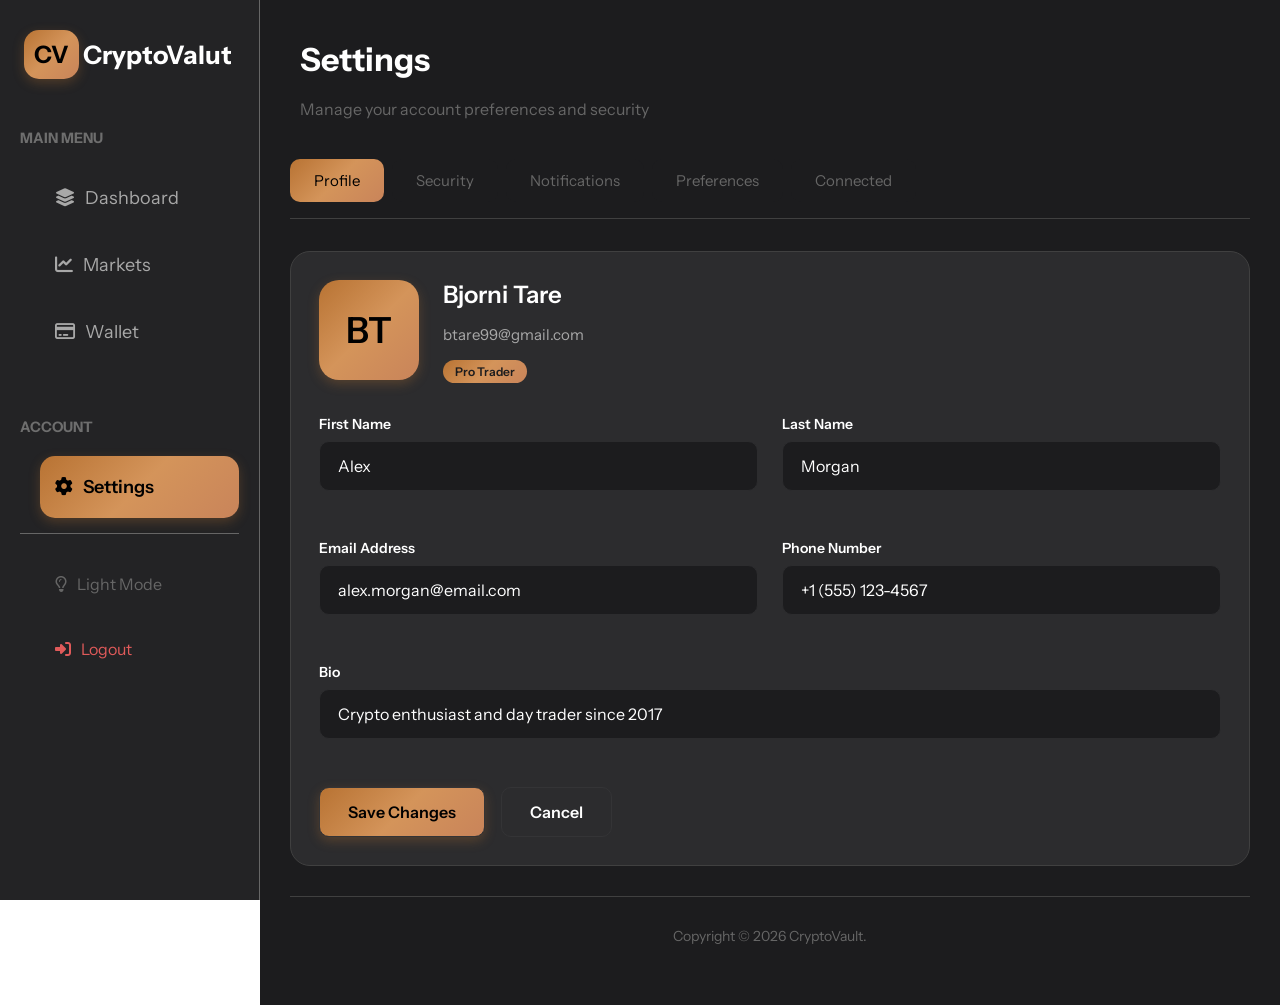
<file: Settings/profile.html>
<!DOCTYPE html>
<html lang="en">
<head>
    <meta charset="UTF-8">
    <meta name="viewport" content="width=device-width, initial-scale=1.0">
    <title>CryptoValut - Profile</title>

    <link rel="preconnect" href="https://fonts.googleapis.com">
    <link rel="preconnect" href="https://fonts.gstatic.com" crossorigin>
    <link rel="stylesheet" href="https://cdnjs.cloudflare.com/ajax/libs/font-awesome/6.5.0/css/all.min.css">
    <link href="https://fonts.googleapis.com/css2?family=Instrument+Sans:wght@400;500;600;700&display=swap" rel="stylesheet">
    <link rel="stylesheet" href="/styles.css">
    <link rel="stylesheet" href="/chartstyle.css">
</head>
<body>
    <button class="mobile-menu-toggle" id="mobileMenuToggle" aria-label="Toggle menu">
        <div class="hamburger">
            <span></span>
            <span></span>
            <span></span>
        </div>
        <div class="close">✖</div>
    </button>
    <aside class="sidebar">
        <div class="aside-head">
            <h2 class="CV-logo">CV</h1>
            <h1>CryptoValut</h1>
        </div>
        <div class="main-menu">
            <h2>MAIN MENU</h2>
            <nav>
                <ul>
                    <li><a href="/index.html"><i class="fa-solid fa-layer-group"></i>Dashboard</a></li>
                    <li><a href="/market.html"><i class="fa-solid fa-chart-line"></i>Markets</a></li>
                    <li><a href="/wallet.html"><i class="fa-regular fa-credit-card"></i>Wallet</a></li>
                </ul>
            </nav>
        </div>
        <div class="main-menu">
            <h2>ACCOUNT</h2>
            <nav>
                <ul>
                    <li><a href="profile.html" class="active"><i class="fa-solid fa-gear"></i>Settings</a></li>
                </ul>
            </nav>
        </div>
        <div class="aside-footer">
            <a href="" class="light-mode"><i class="fa-regular fa-lightbulb"></i>Light Mode</a>
            <a href="/crypto-login.html" class="logout"><i class="fa-solid fa-right-to-bracket"></i>Logout</a>
        </div>
    </aside>

  <main class="content">
    <div class="content-header">
        <div class="content-navigation">
            <h1>Settings</h1>
            <p>Manage your account preferences and security</p>
        </div>
    </div>

    <div class="settings-tabs">
        <a href="/Settings/profile.html" class="settings-tab active" data-tab="profile">Profile</a>
        <a href="/Settings/security.html" class="settings-tab" data-tab="security">Security</a>
        <a href="/Settings/notifications.html" class="settings-tab" data-tab="notifications">Notifications</a>
        <a href="/Settings/preferences.html" class="settings-tab" data-tab="preferences">Preferences</a>
        <a href="/Settings/connected.html" class="settings-tab" data-tab="connected">Connected</a>
    </div>

    <div class="card">
        <div class="profile-header">
            <div class="profile-avatar active">
                BT
            </div>
            <div class="profile-info">
                <h2>Bjorni Tare</h2>
                <p>btare99@gmail.com</p>
                <span class="active">Pro Trader</span>
            </div>
        </div>

        <div class="form-grid">
            <div class="form-group">
                <label class="form-label">First Name</label>
                <input type="text" class="form-input" value="Alex">
            </div>
            <div class="form-group">
                <label class="form-label">Last Name</label>
                <input type="text" class="form-input" value="Morgan">
            </div>
            <div class="form-group">
                <label class="form-label">Email Address</label>
                <input type="email" class="form-input" value="alex.morgan@email.com">
            </div>
            <div class="form-group">
                <label class="form-label">Phone Number</label>
                <input type="tel" class="form-input" value="+1 (555) 123-4567">
            </div>
            <div class="form-group full-width">
                <label class="form-label">Bio</label>
                <input type="text" class="form-input" placeholder="Tell us about yourself..." value="Crypto enthusiast and day trader since 2017">
            </div>
        </div>

        <div class="btn-group">
            <button class="save-button active">Save Changes</button>
            <button class="save-button">Cancel</button>
        </div>
    </div>



    <footer>
    <div class="footer">Copyright &copy; 2026 CryptoVault.</div>
    </footer>
  </main>
  <script src="/script.js"></script>
</body>
</html>
</file>
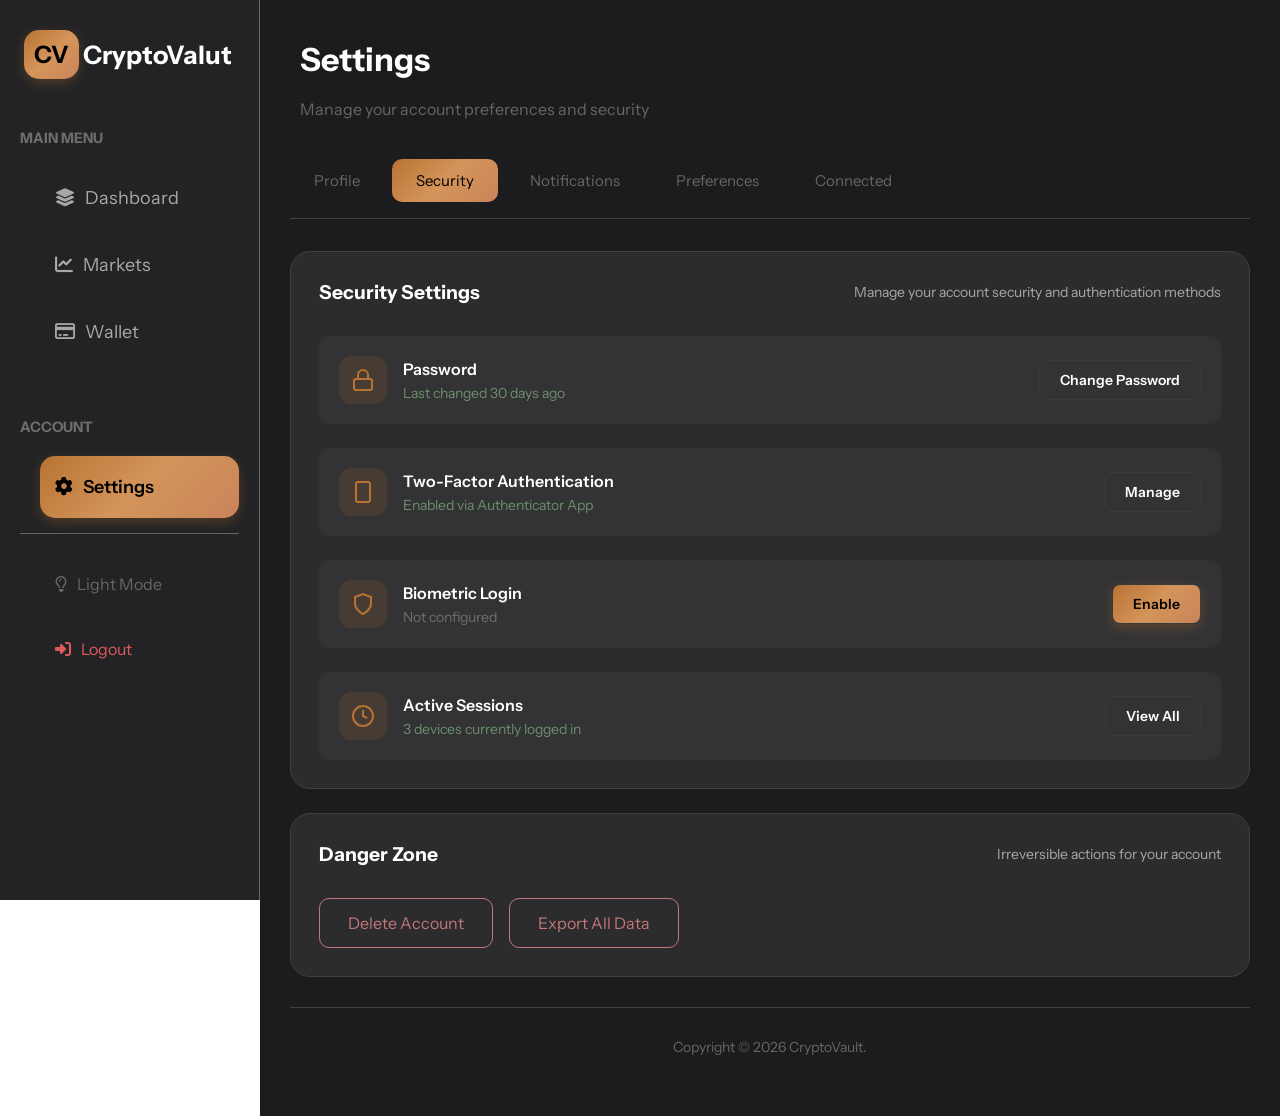
<file: Settings/security.html>
<!DOCTYPE html>
<html lang="en">
<head>
    <meta charset="UTF-8">
    <meta name="viewport" content="width=device-width, initial-scale=1.0">
    <title>CryptoValut - Security</title>

    <link rel="preconnect" href="https://fonts.googleapis.com">
    <link rel="preconnect" href="https://fonts.gstatic.com" crossorigin>
    <link rel="stylesheet" href="https://cdnjs.cloudflare.com/ajax/libs/font-awesome/6.5.0/css/all.min.css">
    <link href="https://fonts.googleapis.com/css2?family=Instrument+Sans:wght@400;500;600;700&display=swap" rel="stylesheet">
    <link rel="stylesheet" href="/styles.css">
    <link rel="stylesheet" href="/chartstyle.css">
</head>
<body>
    <button class="mobile-menu-toggle" id="mobileMenuToggle" aria-label="Toggle menu">
        <div class="hamburger">
            <span></span>
            <span></span>
            <span></span>
        </div>
        <div class="close">✖</div>
    </button>
    <aside class="sidebar">
        <div class="aside-head">
            <h2 class="CV-logo">CV</h1>
            <h1>CryptoValut</h1>
        </div>
        <div class="main-menu">
            <h2>MAIN MENU</h2>
            <nav>
                <ul>
                    <li><a href="/index.html"><i class="fa-solid fa-layer-group"></i>Dashboard</a></li>
                    <li><a href="/market.html"><i class="fa-solid fa-chart-line"></i>Markets</a></li>
                    <li><a href="/wallet.html"><i class="fa-regular fa-credit-card"></i>Wallet</a></li>
                </ul>
            </nav>
        </div>
        <div class="main-menu">
            <h2>ACCOUNT</h2>
            <nav>
                <ul>
                    <li><a href="profile.html" class="active"><i class="fa-solid fa-gear"></i>Settings</a></li>
                </ul>
            </nav>
        </div>
        <div class="aside-footer">
            <a href="" class="light-mode"><i class="fa-regular fa-lightbulb"></i>Light Mode</a>
            <a href="/crypto-login.html" class="logout"><i class="fa-solid fa-right-to-bracket"></i>Logout</a>
        </div>
    </aside>

  <main class="content">
    <div class="content-header">
        <div class="content-navigation">
            <h1>Settings</h1>
            <p>Manage your account preferences and security</p>
        </div>
    </div>

    <div class="settings-tabs">
        <a href="/Settings/profile.html" class="settings-tab" data-tab="profile">Profile</a>
        <a href="/Settings/security.html" class="settings-tab active" data-tab="security">Security</a>
        <a href="/Settings/notifications.html" class="settings-tab" data-tab="notifications">Notifications</a>
        <a href="/Settings/preferences.html" class="settings-tab" data-tab="preferences">Preferences</a>
        <a href="/Settings/connected.html" class="settings-tab" data-tab="connected">Connected</a>
    </div>

    <div class="card">
        <div class="card-header-settings">
            <h2>Security Settings</h2>
            <p>Manage your account security and authentication methods</p>
        </div>

        <div class="security-item">
            <div class="security-icon">
                <svg width="24" height="24" viewBox="0 0 24 24" fill="none" stroke="#b87333" stroke-width="2">
                    <rect x="3" y="11" width="18" height="11" rx="2" ry="2"></rect>
                    <path d="M7 11V7a5 5 0 0110 0v4"></path>
                </svg>
            </div>
            <div class="security-info">
                <div class="security-title">Password</div>
                <div class="security-status enabled">Last changed 30 days ago</div>
            </div>
            <button class="security-btn">Change Password</button>
        </div>

        <div class="security-item">
            <div class="security-icon">
                <svg width="24" height="24" viewBox="0 0 24 24" fill="none" stroke="#b87333" stroke-width="2">
                    <rect x="5" y="2" width="14" height="20" rx="2" ry="2"></rect>
                    <line x1="12" y1="18" x2="12.01" y2="18"></line>
                </svg>
            </div>
            <div class="security-info">
                <div class="security-title">Two-Factor Authentication</div>
                <div class="security-status enabled">Enabled via Authenticator App</div>
            </div>
            <button class="security-btn">Manage</button>
        </div>

        <div class="security-item">
            <div class="security-icon">
                <svg width="24" height="24" viewBox="0 0 24 24" fill="none" stroke="#b87333" stroke-width="2">
                    <path d="M12 22s8-4 8-10V5l-8-3-8 3v7c0 6 8 10 8 10z"></path>
                </svg>
            </div>
            <div class="security-info">
                <div class="security-title">Biometric Login</div>
                <div class="security-status disabled">Not configured</div>
            </div>
            <button class="security-btn active">Enable</button>
        </div>

        <div class="security-item">
            <div class="security-icon">
                <svg width="24" height="24" viewBox="0 0 24 24" fill="none" stroke="#b87333" stroke-width="2">
                    <circle cx="12" cy="12" r="10"></circle>
                    <polyline points="12 6 12 12 16 14"></polyline>
                </svg>
            </div>
            <div class="security-info">
                <div class="security-title">Active Sessions</div>
                <div class="security-status enabled">3 devices currently logged in</div>
            </div>
            <button class="security-btn">View All</button>
        </div>
    </div>
    
    <div class="card danger-zone">
        <div class="card-header-settings">
            <h2>Danger Zone</h2>
            <p>Irreversible actions for your account</p>
        </div>

        <div class="btn-group">
            <button class="btn danger">Delete Account</button>
            <button class="btn danger">Export All Data</button>
        </div>
    </div>



    <footer>
    <div class="footer">Copyright &copy; 2026 CryptoVault.</div>
    </footer>
  </main>
  <script src="/script.js"></script>
</body>
</html>
</file>
<file: styles.css>
*{
    box-sizing: border-box;
    margin: 0;
    padding: 0;
    font-family: "Instrument Sans" , sans-serif;
}
:root {
  --bg-main: #1c1c1e;
  --bg-sidebar: #232325;
  --bg-card: hsl(0, 0%, 40%);
  --bg-hover: hsl(0, 0%, 25%);
  --primary: #d08b4f;
  --primary-hover: #e3a469;
  --primary-active: #b8743c;
  --btn-hover: #343436;
  --success: #4caf50;
  --danger: #e05a5a;
  --text-primary: #ffffff;
  --text-secondary: #a8a8a8;
  --text-muted: #6e6e6e;
  --border: #2c2c2e;
  --gain: #6B8E6B;
  --accent-gradient:linear-gradient(135deg, #b87333 0%, #d4945a 50%, #c9845a 100%);


  --chart-line: #b87333;
  --chart-line-light: #c9845a;
  --chart-line-soft: #daa57a;

  --chart-area: rgba(184, 115, 51, 0.4);
  --chart-area-mid: rgba(184, 115, 51, 0.15);

  --chart-grid: #2a2d34;
  --chart-dot: #b87333;
}
i{
    padding-right: 10px;
}
.login-viewport{
    height: 110vh;
    display: flex;
    border: 2px solid black;
}
.content-section{
    display: flex;
    flex-direction: column;
    justify-content: center;
    background-color: #D0945F;
    width: 50%;
    gap: 20px;
    text-align: center;
}
.branding-logo{
    width: 80px;
    height: 80px;
    background-color: rgba(28, 28, 30, 0.2);
    border-radius: 20px;
    display: flex;
    align-items: center;
    justify-content: center;
    font-size: 32px;
    font-weight: 700;
    margin: 0 auto 24px;
    backdrop-filter: blur(10px);
}
.CV-logo{
    width: fit-content;
    margin: 0 auto;
    padding: 10px;
    border-radius: 15px;
    background:var(--accent-gradient);
    box-shadow: 0 4px 12px rgba(184, 115, 51, 0.3);
}
.content-section h2{
    font-size: 3em;
}
.content-section h6{
    max-width: 300px;
    width: 100%;
    font-size: 1.2em;
    margin: 0 auto;
}

.form-section{
    background-color: rgb(26, 25, 25);
    width: 50%;
    display: flex;
    flex-direction: column;
    justify-content: center;
    align-items: center;
    color: white;
}
.form-header{
    display: flex;
    flex-direction: column;
    gap: 20px;
    justify-content: center;
    align-items: center;
    margin-bottom: 30px;
}
.register-section{
    background-color: hsl(0, 0%, 20%);
    display: flex;
    justify-content: space-between;
    padding: 20px 5px ;
    border-radius: 10px;
    gap: 5px;
    max-width: 450px;
    width: 100%;
    margin-bottom: 10px;
}
.form-link{
    padding: 15px 80px;
    text-decoration: none;
    color: var(--text-secondary);
    border-radius: 10px;
}
.form-link.active{
    background:var(--accent-gradient);
    color: black;
    font-weight: 600;
    box-shadow: 0 4px 12px rgba(184, 115, 51, 0.3);
}
.form-link:hover{
    color: hsl(0, 0%, 90%);
    transition: 0.3s all;
}
.email input ,
.password input ,
.username input{
    background-color: hsl(0, 0%, 20%);
    color: white;
    font-size: 1.1em;
    outline: none;
    border: none;
    width: 450px;
    height: 50px;
    border-radius: 10px;
    padding: 15px;
    margin-top: 10px;
}
.email , .password , .username{
    margin-bottom: 15px;
}
.remember-me a{
    text-decoration: none;
    color: #D0945F;
}
.terms-of-service a{
    text-decoration: underline;
    color: #D0945F;
    padding: 5px;
}
.terms-content{
    font-size: 0.9em;
}
.copyright{
    font-size: 0.9em;
    color: hsl(0, 0%, 60%);
    margin-top: 10px;
}
.remember-me , .terms-of-service{
  background-color: #16181d;
  display: flex;
    justify-content: space-between;
    width: 450px;
}
.remember-label {
  display: flex;
  align-items: center;
  gap: 10px;
  color: hsl(0, 0%, 60%);
  font-size: 16px;
  cursor: pointer;
}


.remember-label input {
  display: none;
}
.custom-checkbox {
  width: 18px;
  height: 18px;
  border: 2px solid #5f6368;
  border-radius: 4px;
  background-color: transparent;
  position: relative;
  transition: 0.2s;
}
.remember-label input:checked + .custom-checkbox {
  background-color: #D0945F;
  border-color: #D0945F;
}

.remember-label input:checked + .custom-checkbox::after {
  content: "";
  position: absolute;
  left: 4px;
  top: 0px;
  width: 5px;
  height: 10px;
  border: solid white;
  border-width: 0 2px 2px 0;
  transform: rotate(45deg);
}
.username label , 
.email label , 
.password label{
    margin-left: 5px;
}
.password-strength{
    display: flex;
    justify-content: space-between;
    gap: 5px;
    margin-top: 10px;
    width: 450px;
}
.password-strength-bar{
    background-color: hsl(0, 0%, 30%);
    border-radius: 20px;
    width: 200px;
    height: 5px;
}
.password p {
    margin-top:10px ;
    color: hsl(0, 0%, 30%);
    font-size: 0.8em;
}
.form-section button{
    margin: 15px 0;
    width: 450px;
    height: 50px;
    border-radius: 10px;
    font-size: 1.1em;
    font-weight: 600;
    background:linear-gradient(to right , #B0794C , #b68e6b);
}
.dash-section{
    display: flex;
    align-items:center ;
    gap: 10px;
    color: hsl(0, 0%, 40%);
}
.dash{
    border-bottom: 1px solid hsl(0, 0%, 30%);
    width: 150px;
}
.google-apple-section{
    display: flex;
    justify-content: space-between;
    padding: 10px 5px ;
    border-radius: 10px;
    gap: 5px;
    max-width: 450px;
    width: 100%;
    margin-bottom: 10px;
}
.google-apple-section a{
    background-color: hsl(0, 0%, 20%);
    border: 1px solid hsl(0, 0%, 20%);
    padding: 15px 80px;
    text-decoration: none;
    border-radius: 15px;
    color: white;
}
.google-apple-section a:hover{
    transition: 0.3s all;
    background-color: hsl(0, 0%, 25%);
    border: 1px solid #D0945F;
}
.footer-section{
    text-align: center;
}
.footer-section a{
    text-decoration: none;
    font-weight: 600;
    padding: 5px;
    color: #D0945F;
}
.footer-section a:hover{
    color: #eaa161;
    transition: 0.3s all;
}


.mobile-menu-toggle {
    display: none;
    position: fixed;
    top: 20px;
    left: 20px;
    z-index: 1001;
    width: 46px;
    height: 46px;
    background-color: #2c2c2e;
    border: 1px solid var(--border);
    border-radius: 10px;
    cursor: pointer;
    align-items: center;
    justify-content: center;
}
.hamburger {
    display: flex;
    flex-direction: column;
    gap: 5px;
}
.hamburger span {
    display: block;
    width: 22px;
    height: 2px;
    background-color: var(--text-primary);
    transition: all 0.3s ease;
}
.sidebar {
    position: fixed;
    top: 0;
    width: 260px;
    height: 100vh;
    background-color: var(--bg-sidebar);
    padding: 30px 20px;
    border-right: 0.5px solid var(--bg-card);
}
.aside-head{
    display: flex;
    align-items: center;
    padding-right: 7px;
}
.aside-head h1{
    color: var(--text-primary);
    font-size: 1.6em;
}
.main-menu{
    margin-top: 50px;
}
.main-menu h2{
    color: var(--text-muted);
    font-size: 0.9em;
}
.main-menu nav ul{
    display: flex;
    flex-direction: column;
    list-style: none;
    padding-left: 20px;
    padding-top: 20px;
}
.main-menu nav ul li a{
    color: var(--text-secondary);
    display: block;
    padding: 20px 15px;
    font-size: 18px;
    margin-bottom: 5px;
    border-radius: 15px;
    text-decoration: none;
}
.main-menu a.active{
    background:var(--accent-gradient);
    color: black;
    font-weight: 600;
    box-shadow: 0 4px 12px rgba(184, 115, 51, 0.3); 
}
.main-menu nav ul li a:not(.active):hover{
    background-color: var(--border);
    color: hsl(0, 0%, 80%);
}
.logout{
    color: var(--danger);
    font-size: 16px;
    text-decoration: none;
    display: block;
    padding: 20px 15px;
    margin-bottom: 5px;
    border-radius: 15px;
    text-decoration: none;
}
.logout:hover{
    background-color: rgba(194, 120, 120, 0.15);
}
.aside-footer{
    display: flex;
    flex-direction: column;
    border-top: 1px solid var(--bg-card);
    padding-left: 20px;
    padding-top: 20px;
    margin-top: 10px;
}
.light-mode{
    text-decoration: none;
    font-size: 16px;
    color: var(--bg-card);
    display: block;
    padding: 20px 15px;
    margin-bottom: 5px;
    border-radius: 15px;
}


.content{
    background-color: var(--bg-main);
    margin-left: 260px;
    padding: 30px;
}
.content-header{
    display: flex;
    align-items: center;
    justify-content: space-between;
    color: var(--text-primary);
    margin-bottom: 30px;
    padding: 10px;
}
.content-navigation p{
    margin-top: 20px;
    color: var(--bg-card);
}
.content-searchbar{
    display: flex;
    align-items: center;
    gap: 15px;
}
.content-searchbar i{
    font-size: 1.5em;
    width: 50px;
    height: 50px;
    text-align: center;
    border: 1px solid var(--bg-card);
    color: var(--bg-card);
    background-color: var(--border);
    border-radius: 10px;
    padding: 12px;
}
.content-searchbar input{
    padding: 10px;
    width: 250px;
    background-color: var(--border);
    border: 1px solid var(--bg-card);
    border-radius: 10px;
    outline: none;
    color: var(--text-primary);
}
.content-profile{
    display: flex;
    align-items: center;
    gap: 10px;
    background-color: var(--border);
    padding: 8px;
    border-radius: 10px;
    border: 1px solid var(--bg-card);
}
.content-profile h1{
    background-color: var(--primary);
    color: black;
    padding: 10px;
    border-radius: 10px;
    font-size: 1em;
}
.content-profile h2{
    font-size: 1em;
    margin-bottom: 5px;
}
.content-profile p{
    font-size: 0.8em;
    color: var(--bg-card);
}

.container {  display: grid;
  grid-template-columns: 1fr 1fr 1fr;
  grid-template-rows: 1fr 1fr 1fr;
  gap: 24px;
  grid-auto-flow: row;
  grid-template-areas:
    "zona1 zona2 stats"
    "zona3 zona4 stats"
    "area1 area1 stats";
}

.stats { 
    grid-area: stats; 
}

.area1 {  display: grid;
  grid-template-columns: 1fr 1fr 1fr;
  grid-template-rows: 1fr 1fr 1fr;
  gap: 10px 10px;
  grid-auto-flow: row;
  grid-template-areas:
    "data1 data2 data3"
    "data1 data2 data3"
    "data1 data2 data3";
  grid-area: area1;
}

.data1 { grid-area: data1; }
.stat-card{
    display: flex;
    padding: 20px;
    max-width: 100%;
    border-radius: 12px;
    margin-bottom: 20px;
    transition: 0.3s all;
}
.stat-card:hover{
    transform: translateY(-2px);
    border: 1px solid var(--primary);
}
.stat-icon{
    background-color: var(--primary);
    height: 48px;
    width: 48px;
    display: flex;
    justify-content: center;
    align-items: center;
    border-radius: 12px;
}
.stat-content{
    margin-left: 10px;
}
.stat-label{
    margin-bottom: 10px;
    color: var(--bg-card);
    font-size: 0.9em;
}
.stat-change{
    margin-top: 10px;
    color: var(--bg-card);
    font-size: 0.9em;
}
.stat-value{
    font-size: 1.5em;
    font-weight: 600;
    color: white;
}
.data2 { grid-area: data2; }

.data3 { grid-area: data3; }

.zona1 { 
    grid-area: zona1; 
}
.card-header , 
.card-header-settings{
    color: white;
    display: flex;
    align-items: center;
    justify-content: space-between;
    margin-bottom: 32px;
}
.card-header h2 , 
.card-header-settings h2{
    font-size: 18px;
}
.card-header a , 
.card-header-settings a{
    text-decoration: none;
    color: var(--primary);
}
.card-header p , 
.card-header-settings p{
    font-size: 14px;
    color:  var(--text-secondary);
}
.card-months{
    display: flex;
    gap: 5px;
}
.card-months p{
    padding: 8px 14px;
    font-size: 13px;
    color: var(--bg-card);
    border-radius: 6px;
    cursor: pointer;
    transition: 0.3s all;
}
.card-months p:hover{
    background-color: var(--bg-hover);
    color: hsl(0, 0%, 80%);
}
.zona2 { grid-area: zona2; }

.zona3 { 
    grid-area: zona3; 
}
.pair{
    display: flex;
    align-items: center;
    gap: 5px;
}
.pair-price {
    font-size: 20px;
    font-weight: 700;
    color: var(--text-primary);
}
.pair-change {
    font-size: 14px;
    font-weight: 600;
    padding: 4px 10px;
    border-radius: 6px;
    background-color: rgba(107, 142, 107, 0.2);
    color: #6b8e6b;
}

.zona4 { grid-area: zona4; }

.card{
    background-color: var(--border);
    height: max-content;
    padding: 28px;
    border: 1px solid var(--bg-hover);
    border-radius: 20px;
}
.card h2{
    color: var(--text-primary);
    font-size: 1.2em;
}

.transactions-row{
    display: grid;
    grid-template-columns: repeat(3 , 1fr);
    height: max-content;
    gap: 24px;
}
.transaction-row{
    height: max-content;
}
.movers-tab{
    background-color: var(--bg-main);
    padding: 4px;
    border-radius: 8px;
}
.movers-button{
    padding: 6px 14px;
    background-color: var(--bg-main);
    border: none;
    font-size: 12px;
    cursor: pointer;
    border-radius: 6px;
    color: var(--bg-card);
    transition: 0.3s all;
}
.movers-button.active{
    background:var(--accent-gradient);
    color: black;
    font-weight: 600;
    box-shadow: 0 4px 12px rgba(184, 115, 51, 0.3); 
}
.movers-button:hover{
    color: white;
}
.movers-list {
    display: flex;
    flex-direction: column;
}
.mover-item {
    display: flex;
    align-items: center;
    gap: 12px;
    padding: 12px 0;
    border-bottom: 1px solid var(--border);
}
.mover-rank {
    width: 24px;
    height: 24px;
    border-radius: 6px;
    background-color: rgba(184, 115, 51, 0.15);
    display: flex;
    align-items: center;
    justify-content: center;
    font-size: 12px;
    font-weight: 700;
    color: var(--primary);
    flex-shrink: 0;
}
.mover-coin {
    display: flex;
    align-items: center;
    gap: 10px;
    flex: 1;
}
.mover-data {
    text-align: right;
}
.mover-data{
    display: flex;
    flex-direction: column;
    gap: 5px;
}
.mover-change.positive{
    color: var(--gain);
}
.mover-price{
    color: var(--text-primary);
    font-size: 14px;
    font-weight: 600;
}
.coin-info{
    display: flex;
    flex-direction: column;
    gap: 5px;
}
.coin-name{
    color: var(--text-primary);
}



.market-stats{
    display: grid;
    grid-template-columns: repeat(4 , 1fr);
    gap: 20px;
    margin-bottom: 30px;
}
.market-stats-cards{
    display: flex;
    flex-direction: column;
    gap: 10px;
}
.market-stat-label{
    color: var(--bg-card);
    font-size: 0.9em;
    margin-bottom: 5px;
}
.market-stat-value{
    color: white;
    font-size: 1.6em;
    font-weight: 600;
}
.market-stat-change{
    color: var(--success);
    font-size: 0.8em;
}
.market-filters{
    display: flex;
    gap: 16px;
    margin-bottom: 24px;
    flex-wrap: wrap;
}
.market-filters input{
    background-color: var(--border);
    border: 1px solid var(--bg-card);
    color: white;
    outline: none;
    padding: 12px 18px;
    border-radius: 10px;
    display: flex;
    align-items: center;
    flex: 1 1 0%;
    min-width: 280px;
}
.market-filters button{
    background-color: var(--border);
    border: 1px solid var(--bg-card);
    padding: 12px 18px;
    border-radius: 10px;
    width: max-content;
    cursor: pointer;
    color: var(--bg-card);
    transition: 0.3s all;
}
.market-filters button:hover{
    border: 1px solid var(--primary);
    color: white;
}
.market-content{
    display: flex;
    justify-content: space-between;
    gap: 20px;
}
.trending-stats{
    display: flex;
    flex-direction: column;
    width: 100%;
}
.trending{
    display: flex;
    flex-direction: column;
    gap: 20px;
    width: 100%;
}
.trending-content{
    display: flex;
    align-items: center;
    justify-content: space-between;
    padding: 12px;
    border-radius: 12px;
    transition: 0.3s all;
}
.trending-content:hover{
    background-color: hsla(0, 0%, 100%, 0.04);

}
.trending-container{
    display: flex;
    flex-direction: column;
    gap: 20px;
    padding: 20px;
    margin-top: 40px;
}


.footer{
    text-align: center;
    color: var(--bg-card);
    font-size: 14px;
    width: 100%;
    padding: 30px 0;
    margin-top: 30px;
    border-top: 1px solid var(--bg-hover);
}

.balance-cards{
    display: grid;
    grid-template-columns: repeat(3 , 1fr);
    gap: 24px;
}
.balance-icon{
    display: flex;
    justify-content: center;
    align-items: center;
    width: 48px;
    height: 48px;
    border-radius: 10px;
    background-color: rgba(184, 115, 51, 0.15);;
}
.balance-icon svg{
    color: var(--primary);
}
.balance-card{
    display: flex;
    flex-direction: column;
    gap: 15px;
    transition: all 0.3s ease;
}
.balance-card.primary {
    background: var(--accent-gradient);
    border: none;
}
.balance-card.primary .balance-icon {
    background-color: rgba(28, 28, 30, 0.2);
}
.balance-card.primary .balance-label ,
.balance-card.primary .balance-change ,
.balance-card.primary .balance-value{
    color: black;
}
.balance-label{
    color: var(--text-muted);
}
.balance-value{
    color: white;
    font-weight: 600;
    font-size: 1.7em;
}
.balance-change{
    color: var(--gain);
    font-size: 13px;
}
.balance-card:hover{
    border: 1px solid var(--primary-active);
    transform: translateY(-2px);
    box-shadow: 0 8px 24px var(--shadow)rgba(0, 0, 0, 0.3);
}
.action-buttons{
    display: flex;
    gap: 16px;
    margin: 32px 0;
    
}
.action-button{
    display: flex;
    align-items: center;
    border-radius: 10px;
    background-color: var(--border);
    border: 1px solid var(--bg-hover);
    gap: 10px;
    font-weight: 600;
    font-size: 16px;
    color: white;
    padding: 14px 24px;
    transition: 0.3s all;
    cursor: pointer;
}
.action-button:hover{
    border: 1px solid var(--primary);
}
.action-button.primary{
    background: var(--accent-gradient);
    color: black;
    border: none;
    transition: 0.3s all;
}
.action-button.primary:hover{
    transform: translateY(-2px);
}
.your-wallet{
    display: flex;
    justify-content: space-between;
    gap: 24px;
    margin-bottom: 24px;
}
.your-wallet-list{
    width: 100%;
}
.wallet{
    display: flex;
    align-items: center;
    gap:16px;

}
.card1{
    height: auto;
    max-width: 400px;
    width: 100%;
}
.settings-tabs {
    display: flex;
    gap: 8px;
    margin-bottom: 32px;
    border-bottom: 1px solid var(--bg-hover);
    padding-bottom: 16px;
}
.settings-tab{
    padding: 12px 24px;
    border: none;
    border-radius: 10px;
    background-color: var(--bg-main);
    color: var(--bg-card);
    font-size: 15px;
    transition: 0.3s all;
    cursor: pointer;
    text-decoration: none;
}
.settings-tab:hover{
    color: var(--text-primary);
    background-color: var(--border);
}
.settings-tab.active{
    background: var(--accent-gradient);
    color: black;
}
.profile-avatar{
    font-size: 36px;
    display: flex;
    justify-content: center;
    align-items: center;
    width: 100px;
    height: 100px;
    border-radius: 20px;
}
.profile-header{
    display: flex;
    gap: 24px;
}
.profile-info h2{
    font-size: 24px;
    margin-bottom: 16px;
    font-weight: 600;
}
.profile-info p{
    font-size: 15px;
    color: var(--text-secondary);
    margin-bottom: 16px;
}
.profile-info span{
    display: inline-block;
    padding: 4px 12px;
    background: var(--accent-gradient);
    border-radius: 20px;
    font-size: 12px;
    font-weight: 600;
    color: #1c1c1e;
}
.form-grid{
    display: grid;
    grid-template-columns: repeat(2 , 1fr);
    gap: 24px;
    margin-top: 32px;
}
.form-group{
    margin-bottom: 24px;
}
.form-label {
    display: block;
    font-size: 14px;
    font-weight: 600;
    color: var(--text-primary);
    margin-bottom: 8px;
}
.form-input {
    width: 100%;
    padding: 14px 18px;
    background-color: var(--bg-main);
    border: 1px solid var(--border);
    border-radius: 10px;
    font-size: 16px;
    font-family: inherit;
    color: var(--text-primary);
    transition: all 0.2s ease;
}
.form-group.full-width {
    grid-column: span 2;
}
.btn-group{
    display: flex;
    gap: 16px;
    margin-top: 24px;

}
.save-button{
    border: 1px solid var(--btn-hover);
    background-color: var(--border);
    color: white;
    font-weight: 600;
    border-radius: 10px;
    padding: 14px 28px;
    transition: 0.3s all;
    cursor: pointer;
    font-size: 16px;
}
.save-button:hover{
    background-color: var(--btn-hover);
}
.save-button.active{
    color: black;
}
.save-button.active:hover{
    transform: translateY(-2px);
    background: linear-gradient(135deg, #c9845a 0%, #daa57a 50%, #d4945a 100%);
}
.security-item{
    background-color: rgba(255, 255, 255, 0.03);
    display: flex;
    gap: 16px;
    border-radius: 12px;
    margin-top: 24px;
    padding: 20px;
    align-items: center;
}
.security-icon {
    width: 48px;
    height: 48px;
    background-color: rgba(184, 115, 51, 0.15);
    border-radius: 12px;
    display: flex;
    align-items: center;
    justify-content: center;
}
.security-info{
    flex: 1;
}
.security-title{
    font-size: 16px;
    color: var(--text-primary);
    font-weight: 600;
    margin-bottom: 5px;
}
.security-status.enabled {
    color: var(--gain);
    font-size: 14px;
}
.security-status.disabled{
    font-size: 14px;
    color: var(--text-muted);
}
.security-btn {
    padding: 10px 20px;
    border-radius: 8px;
    font-size: 14px;
    font-weight: 600;
    cursor: pointer;
    transition: all 0.2s ease;
    border: 1px solid #3a3a3c;
    background-color: transparent;
    transition: 0.3s all;
    color: var(--text-primary);
}
.add-btn{
    padding: 6px 14px;
    border-radius: 8px;
    font-size: 13px;
    font-weight: 600;
    cursor: pointer;
    transition: all 0.2s ease;
    border: 1px solid #3a3a3c;
    background-color: transparent;
    transition: 0.3s all;
    color: var(--text-secondary);
}
.add-btn:hover{
    border: 1px solid var(--primary);
    color: var(--primary);
}
.security-btn:hover{
    background-color: #3a3a3c;
}
.security-btn.active , 
.save-button.active ,
.profile-avatar.active{
    background:var(--accent-gradient);
    color: black;
    font-weight: 600;
    box-shadow: 0 4px 12px rgba(184, 115, 51, 0.3); 
}
.danger-zone{
    margin-top: 24px;
}
.btn.danger{
    padding: 14px 28px;
    font-size: 16px;
    border-radius: 10px;
    background-color: var(--border);
    color: #C27878;
    cursor: pointer;
    border: 1px solid #C27878;
    transition: 0.3s all;
}
.btn.danger:hover{
    background-color: rgba(194, 120, 120, 0.15);
}
.toggle-item{
    display: flex;
    align-items: center;
    justify-content: space-between;
    border-bottom: 1px solid var(--bg-hover);
    padding: 16px 0;
}
.toggle-info{
    flex: 1;
}
.toggle-title{
    color: var(--text-primary);
    font-size: 16px;
    font-weight: 600;
    margin-bottom: 5px;
}
.toggle-description{
    color: var(--text-secondary);
    font-size: 14px;
}
.toggle-switch {
    position: relative;
    width: 52px;
    height: 28px;
    background-color: #3a3a3c;
    border-radius: 14px;
    cursor: pointer;
    transition: background 0.3s ease;
}
.toggle-switch.active::after {
    transform: translateX(24px);
    background-color: #1c1c1e;
}
.toggle-switch.active {
    background: var(--accent-gradient);
}
.toggle-switch::after {
    content: '';
    position: absolute;
    top: 3px;
    left: 3px;
    width: 22px;
    height: 22px;
    background-color: var(--text-primary);
    border-radius: 50%;
    transition: transform 0.3s ease;
}
.form-select {
    width: 100%;
    padding: 14px 18px;
    background-color: var(--bg-main);
    border: 1px solid var(--border);
    border-radius: 10px;
    font-size: 16px;
    color: var(--text-primary);
    cursor: pointer;
    appearance: none;
    background-image: url("data:image/svg+xml,%3Csvg xmlns='http://www.w3.org/2000/svg' width='24' height='24' viewBox='0 0 24 24' fill='none' stroke='%236e6e6e' stroke-width='2'%3E%3Cpolyline points='6 9 12 15 18 9'%3E%3C/polyline%3E%3C/svg%3E");
    background-repeat: no-repeat;
    background-position: right 16px center;
}
.form-select:focus {
    outline: none;
    border-color: var(--primary);
}
.connected-item{
    display: flex;
    align-items: center;
    gap: 16px;
    padding: 16px 0;
    border-bottom: 1px solid var(--bg-hover);
}
.connected-info{
    flex: 1;
}
.connected-status{
    font-size: 14px;
    color: var(--gain);
}
.connected-status.disconnected{
    color: var(--text-muted);
}
.connected-name{
    color: var(--text-primary);
    font-size: 16px;
    font-weight: 600;
    margin-bottom: 5px;
}
.connected-icon {
    width: 44px;
    height: 44px;
    border-radius: 10px;
    display: flex;
    align-items: center;
    justify-content: center;
    font-weight: 700;
    font-size: 18px;
    color: #fff;
}
.connected-icon.metamask {
    background: linear-gradient(135deg, #e2761b, #c55c0f);
}
.connected-icon.coinbase {
    background: linear-gradient(135deg, #0052ff, #0040cc);
}
.connected-icon.binance {
    background: linear-gradient(135deg, #f3ba2f, #c99a27);
}
.api-keys{
    margin-top: 24px;
}


@media  (max-width: 600px) {
    i{
    padding-right: 10px;
    }
    .login-viewport {
        flex-direction: column;
        height: auto;
        border: none;
    }
    .content-section,
    .form-section {
        width: 100%;
        padding: 20px;
    }
    .form-header h1{
        font-size: 24px;
    }
    .form-header p{
        color: var(--text-secondary);
    }
    .form-link{
        padding: 15px 66px;
        text-decoration: none;
        color: var(--text-secondary);
        border-radius: 10px;
    }

    .content-section h2 {
        font-size: 24px;
    }
    .content-section p{
        display: none;
    }

    .content-section h6 {
        font-weight: 100;
        max-width: 100%;
        font-size: 14px;
    }
    .form-grid-login{
        display: flex;
        flex-direction: column;
        width: 100%;
    }

    .email input,
    .password input,
    .username input,
    .remember-me,
    .terms-of-service,
    .form-section button,
    .google-apple-section a {
        width: 100%;
        padding: 10px;
    }
    .google-apple-section a{
        height: 50px;
        display: flex;
        align-items: center;
        width: 100%;
        padding: 10px;
    }

    .google-apple-section {
        flex-direction: column;
        gap: 10px;
    }

    .password-strength {
        gap: 5px;
        width: 100%;
    }

    .dash-section {
        width: 200px;
        gap: 5px;
    }
    .dash-section p{
        font-size: 14px;
    }
    .terms-content{
        font-size: 13px;
    }
    .CV-logo{
        font-size: 24px;
    }

    .copyright,
    .footer-section {
        font-size: 0.8em;
    }

   
    .mobile-menu-toggle {
        display: flex;
    }
    .close{
        display: none;
        color: var(--text-primary);
        font-size: 20px;
    }
    .sidebar {
        left: 0;
        width: 280px;
        z-index: 1;
        transform: translateX(-100%);
        box-shadow: 4px 0 24px var(--shadow);
    }
   
    .content{
        width: 100%;
        margin: 0;
        padding: 20px;
    }
    .content-header{
        flex-direction: column;
        gap: 20px;
        margin-top: 50px;
        padding: 0;
        align-items: flex-start;
    }
    .content-navigation p{
        margin-top: 5px;
    }
    .content-searchbar{
        flex-wrap: wrap;
    }
    .content-searchbar i{
        width: 56px;
        height: 56px;
    }
    .content-searchbar input{
        width: 100%;
    }
   
    .container {  
    display: flex;
    flex-direction: column;
    }
    .area1{
        display: flex;
        flex-direction: column;
        gap: 24px;
    }
    .stats{
        display: flex;
        flex-direction: column;
        width: 100%;
    }
    .card-header-settings{
        display: flex;
        align-items: flex-start;
        flex-direction: column;
        gap: 5px;
    }
    .pair{
        flex-direction: column;
        align-items: flex-end;
    }
    .transactions-row{
        display: flex;
        flex-direction: column;
    }
    .coin-name{
        font-size: 14px;
    }
   
    .market-stats{
        display: flex;
        flex-direction: column;
    }
    .market-filters input{
        min-width: 100%;
    }
    .market-filters button{
        padding: 10px 16px;
    }
    .market-content{
        flex-direction: column;
    }
   
    .balance-cards{
        display: flex;
        flex-direction: column;
    }
    .action-buttons{
        display: grid;
        grid-template-columns: repeat(2 , 1fr);
    }
    .your-wallet{
        flex-direction: column;
    }
    .settings-tabs {
        flex-direction: column;
        background-color: var(--border);
        border: 1px solid var(--bg-hover);
        padding: 12px;
        border-radius: 20px;
    }
    .profile-header{
        flex-direction: column;
        align-items: center;
    }
    .profile-info{
        display: flex;
        flex-direction: column;
        align-items: center;
    }
    .form-grid{
        display: flex;
        flex-direction: column;
    }
    .btn-group{
        flex-direction: column;
    }
    .security-btn {
        padding: 8px 16px;
    }
}






@media  (max-width: 1024px) {
    i{
    padding-right: 10px;
    }
    .login-viewport {
        flex-direction: column;
        border: none;
    }
    .content-section{
        width: 100%;
        padding: 50px 0;
    }
    .form-section {
        width: 100%;
        height: 100%;
        padding: 20px;
    }
    .form-header h1{
        font-size: 32px;
    }
    .form-header p{
        font-size: 18px;
        color: var(--text-secondary);
    }
    .form-link{
        padding: 15px 80px;
        text-decoration: none;
        color: var(--text-secondary);
        border-radius: 10px;
    }

    .content-section h2 {
        font-size: 32px; 
    }
    .content-section p{
        display: none;
    }
    .content-section h6 {
        font-weight: 100;
        max-width: 100%;
        font-size: 18px;
    }
    .remember-me{
        max-width: 450px;
    }
    .form-grid-login{
        max-width: 450px;
        display: flex;
        flex-direction: column;
        width: 100%;
    }

    .email input,
    .password input,
    .username input,
    .remember-me,
    .google-apple-section a {
        width: 100%;
        padding: 10px;
    }
    .google-apple-section a{
        height: 50px;
        display: flex;
        align-items: center;
        width: 100%;
        padding: 10px;
    }

    .google-apple-section {
        flex-direction: column;
        gap: 10px;
    }

    .password-strength {
        gap: 5px;
        width: 100%;
    }

    .dash-section {
        width: 200px;
        gap: 5px;
    }
    .dash-section p{
        font-size: 14px;
    }
    .terms-content{
        font-size: 13px;
    }
    .CV-logo{
        font-size: 24px;
    }

    .copyright,
    .footer-section {
        font-size: 0.8em;
    }

   
    .mobile-menu-toggle {
        display: flex;
    }
    .close{
        display: none;
        color: var(--text-primary);
        font-size: 20px;
    }
    .sidebar {
        left: 0;
        width: 280px;
        z-index: 1;
        transform: translateX(-100%);
        box-shadow: 4px 0 24px var(--shadow);
    }
   
    .content{
        width: 100%;
        margin: 0;
        padding: 20px;
    }
    .content-header{
        flex-direction: column;
        gap: 20px;
        margin-top: 50px;
        padding: 0;
        align-items: flex-start;
    }
    .content-navigation p{
        margin-top: 5px;
    }
    .content-searchbar{
        display: flex;
    }
    .content-searchbar i{
        width: 56px;
        height: 56px;
    }
    .content-searchbar input{
        padding: 10px;
    background-color: var(--border);
    border: 1px solid var(--bg-card);
    border-radius: 10px;
    outline: none;
    color: var(--text-primary);
        width: 100%;
    }
   
    .container {  
    display: flex;
    flex-direction: column;
    }
    .area1{
        display: flex;
        flex-direction: column;
        gap: 24px;
    }
    .stats{
        display: flex;
        flex-direction: column;
        width: 100%;
    }
    .card-header-settings{
        display: flex;
        align-items: flex-start;
        flex-direction: column;
        gap: 5px;
    }
    .pair{
        flex-direction: column;
        align-items: flex-end;
    }
    .transactions-row{
        display: flex;
        flex-direction: column;
    }
    .coin-name{
        font-size: 14px;
    }
   
    .market-stats{
        display: flex;
        flex-direction: column;
    }
    .market-filters input{
        min-width: 100%;
    }
    .market-filters button{
        padding: 10px 16px;
    }
    .market-content{
        flex-direction: column;
    }
   
    .balance-cards{
        display: flex;
        flex-direction: column;
    }
    .action-buttons{
        display: grid;
        grid-template-columns: repeat(2 , 1fr);
    }
    .your-wallet{
        flex-direction: column;
    }
    .settings-tabs {
        flex-direction: column;
        background-color: var(--border);
        border: 1px solid var(--bg-hover);
        padding: 12px;
        border-radius: 20px;
    }
    .profile-header{
        flex-direction: column;
        align-items: center;
    }
    .profile-info{
        display: flex;
        flex-direction: column;
        align-items: center;
    }
    .form-grid{
        display: flex;
        flex-direction: column;
    }
    .btn-group{
        flex-direction: column;
    }
    .security-btn {
        padding: 8px 16px;
    }
}
</file>
<file: chartstyle.css>
:root {
  --bg-main: #1c1c1e;
  --bg-sidebar: #232325;
  --bg-border: #3a3a3c;
  --bg-card: hsl(0, 0%, 40%);
  --bg-hover: hsl(0, 0%, 25%);
  --primary: #d08b4f;
  --primary-hover: #e3a469;
  --primary-active: #b8743c;
  --success: #4caf50;
  --danger: #e05a5a;
  --text-primary: #ffffff;
  --text-secondary: #a8a8a8;
  --text-muted: #6e6e6e;
  --border: #2c2c2e;
  --gain: #6B8E6B;
  --loss: #c27878;
  --accent-gradient:linear-gradient(135deg, #b87333 0%, #d4945a 50%, #c9845a 100%);


  --chart-line: #b87333;
  --chart-line-light: #c9845a;
  --chart-line-soft: #daa57a;

  --chart-area: rgba(184, 115, 51, 0.4);
  --chart-area-mid: rgba(184, 115, 51, 0.15);

  --chart-grid: #2a2d34;
  --chart-dot: #b87333;
}
.chart-container {
  width: 100%;
    position: relative;
    margin-top: 20px;
    max-width: 900px;
}
.line-chart {
  width: 100%;
  height: 200px;
}
.chart-labels {
  display: flex;
  justify-content: space-between;
  margin-top: 10px;
  color: var(--text-muted);
  font-size: 14px;
}
.bar-chart {
  width: 100%;
  height: 200px;
  margin-bottom: 27px;
  
}
.bar-chart text {
  font-family: inherit;
    font-size: 18px;
}
.bar-chart rect {
  transition: 0.3s ease;
}
.bar-chart rect:hover {
  opacity: 0.85;
  transform: translateY(-4px);
}
.candlestick-chart{
    margin-top: 20px;
}
.donut-chart-container {
    display: flex;
    align-items: center;
    justify-content: center;
    gap: 24px;
    padding: 16px 0;
}
.donut-legend {
    display: flex;
    flex-direction: column;
    gap: 10px;
}
.gauge-container {
    display: flex;
    flex-direction
: column;
    align-items: center;
    padding: 16px 0;
}
.gauge-container {
    display: flex;
    flex-direction: column;
    align-items: center;
    padding: 16px 0;
}
.gauge {
    width: 120px;
    height: 80px;
}
.transactions-list {
    display: flex;
    flex-direction: column;
    margin-top: 30px;
}
.transaction-item {
    display: flex;
    align-items: center;
    gap: 14px;
    padding: 14px 0;
    border-bottom: 1px solid var(--border);
}
.transaction-details {
    flex: 1;
    display: flex;
    flex-direction: column;
}
.transaction-title {
    font-size: 15px;
    font-weight: 600;
    color: var(--text-primary);
}
.transaction-date {
    font-size: 13px;
    color: var(--text-muted);
}
.transaction-amount {
    font-size: 15px;
    font-weight: 600;
    color: var(--text-primary);
}
.transaction-icon {
    width: 40px;
    height: 40px;
    border-radius: 10px;
    display: flex;
    align-items: center;
    justify-content: center;
}
.transaction-amount.negative{
    color: var(--loss);
}
.transaction-amount.positive{
    color: var(--gain);
}
.transaction-icon.buy{
    background-color: rgba(107, 142, 107, 0.2);
    color: var(--gain);
}
.transaction-icon.sell{
    background-color: rgba(194, 120, 120, 0.2);
    color: var(--loss);
}
.transaction-icon.transfer {
    background-color: rgba(184, 115, 51, 0.2);
    color: var(--primary);
}
.market-table {
    width: 100%;
    border-collapse: collapse;
}
.market-table-card{
    max-width: 750px;
    width: 100%;
}
.market-table th.text-right {
    text-align: right;
}
.market-table th {
    text-align: left;
    padding: 12px 16px;
    font-size: 12px;
    font-weight: 600;
    color: var(--text-muted);
    text-transform: uppercase;
    letter-spacing: 0.5px;
    border-bottom: 1px solid var(--bg-card);
}
.market-table td {
    padding: 16px;
    border-bottom: 1px solid var();
    color: var(--bg-card);
    vertical-align: middle;
}
.price-cell {
    font-size: 15px;
    font-weight: 600;
    color: var(--text-primary);
    text-align: right;
}
.change-cell {
    text-align: right;
    font-size: 14px;
    font-weight: 600;
}
.volume-cell, .mcap-cell {
    text-align: right;
    font-size: 14px;
    color: var(--text-secondary);
}
.star-btn {
    background: none;
    border: none;
    cursor: pointer;
    color: var(--text-muted);
    padding: 4px;
    font-size: 18px;
    transition: color 0.2s;
}
.coin-icon {
    width: 36px;
    height: 36px;
    border-radius: 50%;
    display: flex;
    align-items: center;
    justify-content: center;
    font-weight: 700;
    font-size: 14px;
    color: #fff;
}
.coin-cell {
    display: flex;
    align-items: center;
    gap: 12px;
    color: white;
}
.coin-cell h2{
    background-color: rgba(184, 115, 51, 0.15);
    width: 24px;
    height: 24px;
    display: flex;
    align-items: center;
    justify-content: center;
    color: var(--primary);
    font-size: 12px;
    border-radius: 8px;
}
.coin-symbol{
    font-size: 12px;
    font-weight: 600;
    color: var(--bg-card);
}
.change-cell.positive {
    color: var(--success);
}
.change-cell.negative {
    color: var(--danger);
}
.transaction-value {
    font-size: 16px;
    font-weight: 600;
    margin-bottom: 5px;
}
.transaction-value.positive {
    color: var(--gain);
}
.transaction-value.negative {
    color: var(--loss);
}
.coin-icon.btc {
    background: linear-gradient(135deg, #f7931a, #c77b15);
}
.coin-icon.eth {
    background: linear-gradient(135deg, #627eea, #4a5fc1);
}
.coin-icon.usdt {
    background: linear-gradient(135deg, #26a17b, #1a7a5c);
}
.coin-icon.bnb {
    background: linear-gradient(135deg, #f3ba2f, #c99a27);
}
.coin-icon.sol {
    background: linear-gradient(135deg, #9945ff, #14f195);
}
.coin-icon.xrp {
    background: linear-gradient(135deg, #23292f, #000000);
}
.coin-icon.ada {
    background: linear-gradient(135deg, #0033ad, #002276);
}
.coin-icon.doge {
    background: linear-gradient(135deg, #c3a634, #ba9f33);
}
.coin-icon.dot {
    background: linear-gradient(135deg, #e6007a, #c40068);
}
.coin-icon.matic {
    background: linear-gradient(135deg, #8247e5, #6b3bc4);
}
.fear-greed {
    margin-top: 24px;
}
.fear-greed-meter {
    height: 12px;
    background: linear-gradient(90deg, #c27878, #c9a878, #6b8e6b);
    border-radius: 6px;
    position: relative;
    margin: 16px 0;
}
.fear-greed-labels {
    display: flex;
    justify-content: space-between;
    font-size: 12px;
    color: var(--text-muted);
}
.fear-greed-value{
    display: flex;
    flex-direction: column;
    width: 100%;
    align-items: center;
    gap: 10px;
    margin-top: 10px;
}
.fear-greed-number {
    font-size: 36px;
    font-weight: 700;
    color: var(--text-primary);
}
.fear-greed-label {
    font-size: 14px;
    color: var(--primary);
    font-weight: 600;
}
.wallet-icon {
    width: 48px;
    height: 48px;
    border-radius: 50%;
    display: flex;
    align-items: center;
    justify-content: center;
    font-weight: 700;
    font-size: 18px;
    color: #fff;
}
.wallet-icon.btc {
    background: linear-gradient(135deg, #f7931a, #c77b15);
}
.wallet-icon.eth {
    background: linear-gradient(135deg, #627eea, #4a5fc1);
}
.wallet-icon.usdt {
    background: linear-gradient(135deg, #26a17b, #1a7a5c);
}
.wallet-icon.bnb {
    background: linear-gradient(135deg, #f3ba2f, #c99a27);
}
.wallet-icon.sol {
    background: linear-gradient(135deg, #9945ff, #14f195);
}
.wallet-icon.xrp {
    background: linear-gradient(135deg, #23292f, #000000);
}
.wallet-icon.ada {
    background: linear-gradient(135deg, #0033ad, #002276);
}
.wallet-icon.doge {
    background: linear-gradient(135deg, #c3a634, #ba9f33);
}
.wallet-icon.dot {
    background: linear-gradient(135deg, #e6007a, #c40068);
}
.wallet-icon.matic {
    background: linear-gradient(135deg, #8247e5, #6b3bc4);
}
.wallet-item{
    display: flex;
    align-items: center;
    justify-content: space-between;
    width: 100%;
    gap: 16px;
    padding: 16px;
    border-radius: 10px;
    background-color: rgb(255, 255, 255, 0.04);
}
.wallet-list{
    display: flex;
    flex-direction: column;
    gap: 16px;
    margin-top: 24px;
}
.wallet-info{
    display: flex;
    flex-direction: column;
    gap: 5px;
}
.wallet-name{
    font-size: 16px;
    font-weight: 600;
    color: white;
}
.wallet-address{
    color: var(--text-muted);
    font-size: 13px;
}
.wallet-balance{
    display: flex;
    flex-direction: column;
    gap: 5px;
    text-align: right;
}
.wallet-amount{
    width: 80px;
    font-size: 16px;
    font-weight: 600;
    color: white;
}
.wallet-usd{
    font-size: 14px;
    color: var(--text-secondary);
}
.copy-btn{
    padding: 8px;
    background: none;
    border: 1px solid var(--border);
    border-radius: 6px;
    cursor: pointer;
    color: var(--text-secondary);
    transition: all 0.2s ease;
}
.copy-btn:hover {
    background-color: var(--bg-card-hover);
    color: var(--primary);
    border-color: var(--primary);
}
.qr-code {
    width: 180px;
    height: 180px;
    background-color: #fff;
    border-radius: 12px;
    margin: 0 auto 20px;
    display: flex;
    align-items: center;
    justify-content: center;
    padding: 16px;
}
.qr-section{
    margin-top: 24px;
    padding: 24px;
}
.qr-address {
    font-size: 13px;
    color: var(--text-muted);
    font-family: monospace;
    word-break: break-all;
    margin-bottom: 16px;
    padding: 12px;
    background-color: rgba(255, 255, 255, 0.03);
    border-radius: 8px;
}
.qr-actions {
    display: flex;
    gap: 12px;
    justify-content: center;
}
.qr-btn {
    padding: 10px 20px;
    border-radius: 8px;
    font-size: 14px;
    font-weight: 600;
    font-family: inherit;
    cursor: pointer;
    transition: all 0.2s ease;
    border: 1px solid var(--bg-card);
    background-color: transparent;
    color: var(--text-primary);
}
.qr-btn:hover{
    background-color: rgba(255, 255, 255, 0.03);
}
.qr-btn.primary{
    background: var(--accent-gradient);
    color: black;
    border: none;
    transition: 0.3s all;
}
.staking-grid{
    display: grid;
    grid-template-columns: repeat(2 , 1fr);
    margin-top: 24px;
    gap: 16px;
}
.staking-card{
    padding: 20px;
    border-radius: 12px;
    background-color: var(--bg-border);
}
.staking-header{
    display: flex;
    margin-bottom: 16px;
    gap: 12px;
}
.staking-name{
    color: var(--text-primary);
    font-size: 16px;
    font-weight: 600;
}
.staking-apy{
    font-size: 13px;
    color: var(--gain);
    margin-top: 5px;
}
.staking-details{
    display: flex;
    justify-content: space-between;
    margin-bottom: 12px;
}
.staking-label{
    color: var(--text-muted);
    font-size: 13px;
}
.staking-value{
    color: white;
    font-size: 14px;
    font-weight: 600;
}
.staking-btn{
    width: 100%;
    font-size: 14px;
    border-radius: 8px;
    cursor: pointer;
    padding: 10px;
    border: 1px solid var(--primary);
    background-color: transparent;
    color: var(--primary);
    font-weight: 600;
    transition: 0.3s all;
}
.staking-btn:hover{
    background-color: var(--primary);
    color: black;
}
.transactions{
    margin-top: 24px;
}
.transaction-list{
    margin-top: 24px;
}
.transaction-item{
    display: flex;
    align-items: center;
    gap: 16px;
    padding: 16px 0;
    border-bottom: 1px solid var(--bg-border);
}
.transaction-icon.deposit{
    background-color: rgba(107, 142, 107, 0.2);
}
.transaction-icon.withdraw {
    background-color: rgba(194, 120, 120, 0.2);
}
.transaction-icon.stake {
    background-color: rgba(184, 115, 51, 0.2);
}
.transaction-type{
    margin-bottom: 5px;
    font-size: 16px;
    font-weight: 600;
    color: white;
}
.transaction-info{
    flex: 1;
}
.transaction-amount{
    text-align: right;
}
.transaction-status {
    font-weight: 100;
    font-size: 13px;
    padding: 4px 8px;
    border-radius: 4px;
}
.transaction-status.completed {
    background-color: rgba(107, 142, 107, 0.2);
    color: var(--gain);
}
.transaction-status.pending {
    background-color: rgba(184, 115, 51, 0.2);
    color: var(--primary);
}
.watchlist-item {
    display: flex;
    align-items: center;
    gap: 12px;
    padding: 12px 0;
    border-bottom: 1px solid var(--bg-border);
}
.sparkline {
    width: 60px;
    height: 24px;
}
.watchlist-data{
    display: flex;
    flex-direction: column;
    gap: 5px;
}
.coin-price{
    color: var(--text-primary);
    font-size: 14px;
    font-weight: 600;
}
.coin-change.positive{
    font-size: 12px;
    color: var(--gain);
}
.coin-change.negative{
    font-size: 12px;
    color: var(--loss);
}
.watchlist-coin{
    display: flex;
    gap: 10px;
    align-items: center;
    flex: 1;
}


@media (max-width:1024px) {
    
.chart-container {
  width: 100%;
    position: relative;
    margin-top: 20px;
    max-width: 900px;
}
.line-chart {
  width: 100%;
  height: 200px;
}
.chart-labels {
  display: flex;
  justify-content: space-between;
  margin-top: 10px;
  color: var(--text-muted);
  font-size: 14px;
}
.bar-chart {
  width: 100%;
  height: 200px;
  margin-bottom: 27px;
  
}
.bar-chart text {
  font-family: inherit;
    font-size: 18px;
}
.bar-chart rect {
  transition: 0.3s ease;
}
.bar-chart rect:hover {
  opacity: 0.85;
  transform: translateY(-4px);
}
.candlestick-chart{
    margin-top: 20px;
}
.donut-chart-container {
    display: flex;
    align-items: center;
    justify-content: center;
    gap: 24px;
    padding: 16px 0;
}
.donut-legend {
    display: flex;
    flex-direction: column;
    gap: 10px;
}
.gauge-container {
    display: flex;
    flex-direction
: column;
    align-items: center;
    padding: 16px 0;
}
.gauge-container {
    display: flex;
    flex-direction: column;
    align-items: center;
    padding: 16px 0;
}
.gauge {
    width: 120px;
    height: 80px;
}
.transactions-list {
    display: flex;
    flex-direction: column;
    margin-top: 30px;
}
.transaction-item {
    display: flex;
    align-items: center;
    gap: 14px;
    padding: 14px 0;
    border-bottom: 1px solid var(--border);
}
.transaction-details {
    flex: 1;
    display: flex;
    flex-direction: column;
}
.transaction-title {
    font-size: 15px;
    font-weight: 600;
    color: var(--text-primary);
}
.transaction-date {
    font-size: 13px;
    color: var(--text-muted);
}
.transaction-amount {
    font-size: 15px;
    font-weight: 600;
    color: var(--text-primary);
}
.transaction-icon {
    width: 40px;
    height: 40px;
    border-radius: 10px;
    display: flex;
    align-items: center;
    justify-content: center;
}
.transaction-amount.negative{
    color: var(--loss);
}
.transaction-amount.positive{
    color: var(--gain);
}
.transaction-icon.buy{
    background-color: rgba(107, 142, 107, 0.2);
    color: var(--gain);
}
.transaction-icon.sell{
    background-color: rgba(194, 120, 120, 0.2);
    color: var(--loss);
}
.transaction-icon.transfer {
    background-color: rgba(184, 115, 51, 0.2);
    color: var(--primary);
}
.market-table {
    width: 100%;
    border-collapse: collapse;
}
.market-table-card{
    max-width: 750px;
    width: 100%;
}
.market-table th.text-right {
    text-align: right;
}
.market-table th:nth-last-child(-n+3),
    .market-table td:nth-last-child(-n+3) {
        display: none;
    }

.market-table td {
    padding: 10px;
    border-bottom: 1px solid var();
    color: var(--bg-card);
    vertical-align: middle;
}
.price-cell {
    font-size: 15px;
    font-weight: 600;
    color: var(--text-primary);
    text-align: right;
}
.change-cell {
    text-align: right;
    font-size: 14px;
    font-weight: 600;
}
.volume-cell, .mcap-cell {
    text-align: right;
    font-size: 14px;
    color: var(--text-secondary);
}
.star-btn {
    background: none;
    border: none;
    cursor: pointer;
    color: var(--text-muted);
    padding: 4px;
    font-size: 18px;
    transition: color 0.2s;
}
.coin-icon {
    width: 30px;
    height: 30px;
}
.coin-cell {
    display: flex;
    align-items: center;
    gap: 12px;
    color: white;
}
.coin-cell h2{
    background-color: rgba(184, 115, 51, 0.15);
    width: 24px;
    height: 24px;
    display: flex;
    align-items: center;
    justify-content: center;
    color: var(--primary);
    font-size: 12px;
    border-radius: 8px;
}
.coin-symbol{
    font-size: 12px;
    font-weight: 600;
    color: var(--bg-card);
}
.change-cell.positive {
    color: var(--success);
}
.change-cell.negative {
    color: var(--danger);
}
.transaction-value {
    font-size: 16px;
    font-weight: 600;
    margin-bottom: 5px;
}
.transaction-value.positive {
    color: var(--gain);
}
.transaction-value.negative {
    color: var(--loss);
}
.coin-icon.btc {
    background: linear-gradient(135deg, #f7931a, #c77b15);
}
.coin-icon.eth {
    background: linear-gradient(135deg, #627eea, #4a5fc1);
}
.coin-icon.usdt {
    background: linear-gradient(135deg, #26a17b, #1a7a5c);
}
.coin-icon.bnb {
    background: linear-gradient(135deg, #f3ba2f, #c99a27);
}
.coin-icon.sol {
    background: linear-gradient(135deg, #9945ff, #14f195);
}
.coin-icon.xrp {
    background: linear-gradient(135deg, #23292f, #000000);
}
.coin-icon.ada {
    background: linear-gradient(135deg, #0033ad, #002276);
}
.coin-icon.doge {
    background: linear-gradient(135deg, #c3a634, #ba9f33);
}
.coin-icon.dot {
    background: linear-gradient(135deg, #e6007a, #c40068);
}
.coin-icon.matic {
    background: linear-gradient(135deg, #8247e5, #6b3bc4);
}
.fear-greed {
    margin-top: 24px;
}
.fear-greed-meter {
    height: 12px;
    background: linear-gradient(90deg, #c27878, #c9a878, #6b8e6b);
    border-radius: 6px;
    position: relative;
    margin: 16px 0;
}
.fear-greed-labels {
    display: flex;
    justify-content: space-between;
    font-size: 12px;
    color: var(--text-muted);
}
.fear-greed-value{
    display: flex;
    flex-direction: column;
    width: 100%;
    align-items: center;
    gap: 10px;
    margin-top: 10px;
}
.fear-greed-number {
    font-size: 36px;
    font-weight: 700;
    color: var(--text-primary);
}
.fear-greed-label {
    font-size: 14px;
    color: var(--primary);
    font-weight: 600;
}
.wallet-icon {
    width: 34px;
    height: 34px;
}
.wallet-icon.btc {
    background: linear-gradient(135deg, #f7931a, #c77b15);
}
.wallet-icon.eth {
    background: linear-gradient(135deg, #627eea, #4a5fc1);
}
.wallet-icon.usdt {
    background: linear-gradient(135deg, #26a17b, #1a7a5c);
}
.wallet-icon.bnb {
    background: linear-gradient(135deg, #f3ba2f, #c99a27);
}
.wallet-icon.sol {
    background: linear-gradient(135deg, #9945ff, #14f195);
}
.wallet-icon.xrp {
    background: linear-gradient(135deg, #23292f, #000000);
}
.wallet-icon.ada {
    background: linear-gradient(135deg, #0033ad, #002276);
}
.wallet-icon.doge {
    background: linear-gradient(135deg, #c3a634, #ba9f33);
}
.wallet-icon.dot {
    background: linear-gradient(135deg, #e6007a, #c40068);
}
.wallet-icon.matic {
    background: linear-gradient(135deg, #8247e5, #6b3bc4);
}
.wallet-item{
    display: flex;
    align-items: center;
    justify-content: space-between;
    width: 100%;
    gap: 16px;
    padding: 16px;
    border-radius: 10px;
    background-color: rgb(255, 255, 255, 0.04);
}
.wallet-list{
    display: flex;
    flex-direction: column;
    gap: 16px;
    margin-top: 24px;
}
.wallet-info{
    display: flex;
    flex-direction: column;
    gap: 5px;
}
.wallet-name{
    font-size: 16px;
    font-weight: 600;
    color: white;
}
.wallet-address{
    word-wrap: break-word;
    width: 150px;
    color: var(--text-muted);
    font-size: 13px;
}
.wallet-balance{
    display: flex;
    flex-direction: column;
    gap: 5px;
    text-align: right;
}
.wallet-amount{
    font-size: 14px;
}
.wallet-usd{
    font-size: 12px;
}
.copy-btn{
    display: none;
}
.copy-btn:hover {
    background-color: var(--bg-card-hover);
    color: var(--primary);
    border-color: var(--primary);
}
.qr-code {
    width: 180px;
    height: 180px;
    background-color: #fff;
    border-radius: 12px;
    margin: 0 auto 20px;
    display: flex;
    align-items: center;
    justify-content: center;
    padding: 16px;
}
.qr-section{
    margin-top: 24px;
    padding: 24px;
}
.qr-address {
    font-size: 13px;
    color: var(--text-muted);
    font-family: monospace;
    word-break: break-all;
    margin-bottom: 16px;
    padding: 12px;
    background-color: rgba(255, 255, 255, 0.03);
    border-radius: 8px;
}
.qr-actions {
    display: flex;
    gap: 12px;
    justify-content: center;
}
.qr-btn {
    padding: 10px 20px;
    border-radius: 8px;
    font-size: 14px;
    font-weight: 600;
    font-family: inherit;
    cursor: pointer;
    transition: all 0.2s ease;
    border: 1px solid var(--bg-card);
    background-color: transparent;
    color: var(--text-primary);
}
.qr-btn:hover{
    background-color: rgba(255, 255, 255, 0.03);
}
.qr-btn.primary{
    background: var(--accent-gradient);
    color: black;
    border: none;
    transition: 0.3s all;
}
.staking-grid{
    display: flex;
    flex-direction: column;
}
.staking-card{
    padding: 20px;
    border-radius: 12px;
    background-color: var(--bg-border);
}
.staking-header{
    display: flex;
    margin-bottom: 16px;
    gap: 12px;
}
.staking-name{
    color: var(--text-primary);
    font-size: 16px;
    font-weight: 600;
}
.staking-apy{
    font-size: 13px;
    color: var(--gain);
    margin-top: 5px;
}
.staking-details{
    display: flex;
    justify-content: space-between;
    margin-bottom: 12px;
}
.staking-label{
    color: var(--text-muted);
    font-size: 13px;
}
.staking-value{
    color: white;
    font-size: 14px;
    font-weight: 600;
}
.staking-btn{
    width: 100%;
    font-size: 14px;
    border-radius: 8px;
    cursor: pointer;
    padding: 10px;
    border: 1px solid var(--primary);
    background-color: transparent;
    color: var(--primary);
    font-weight: 600;
    transition: 0.3s all;
}
.staking-btn:hover{
    background-color: var(--primary);
    color: black;
}
.transactions{
    margin-top: 24px;
}
.transaction-list{
    margin-top: 24px;
}
.transaction-item{
    display: flex;
    align-items: center;
    gap: 16px;
    padding: 16px 0;
    border-bottom: 1px solid var(--bg-border);
}
.transaction-icon.deposit{
    background-color: rgba(107, 142, 107, 0.2);
}
.transaction-icon.withdraw {
    background-color: rgba(194, 120, 120, 0.2);
}
.transaction-icon.stake {
    background-color: rgba(184, 115, 51, 0.2);
}
.transaction-type{
    margin-bottom: 5px;
    font-size: 16px;
    font-weight: 600;
    color: white;
}
.transaction-info{
    flex: 1;
}
.transaction-amount{
    text-align: right;
}
.transaction-status {
    font-weight: 100;
    font-size: 13px;
    padding: 4px 8px;
    border-radius: 4px;
}
.transaction-status.completed {
    background-color: rgba(107, 142, 107, 0.2);
    color: var(--gain);
}
.transaction-status.pending {
    background-color: rgba(184, 115, 51, 0.2);
    color: var(--primary);
}
.watchlist-item {
    display: flex;
    align-items: center;
    gap: 12px;
    padding: 12px 0;
    border-bottom: 1px solid var(--bg-border);
}
.sparkline {
    width: 60px;
    height: 24px;
}
.watchlist-data{
    display: flex;
    flex-direction: column;
    gap: 5px;
}
.coin-price{
    color: var(--text-primary);
    font-size: 14px;
    font-weight: 600;
}
.coin-change.positive{
    font-size: 12px;
    color: var(--gain);
}
.coin-change.negative{
    font-size: 12px;
    color: var(--loss);
}
.watchlist-coin{
    display: flex;
    gap: 10px;
    align-items: center;
    flex: 1;
}
}
</file>
